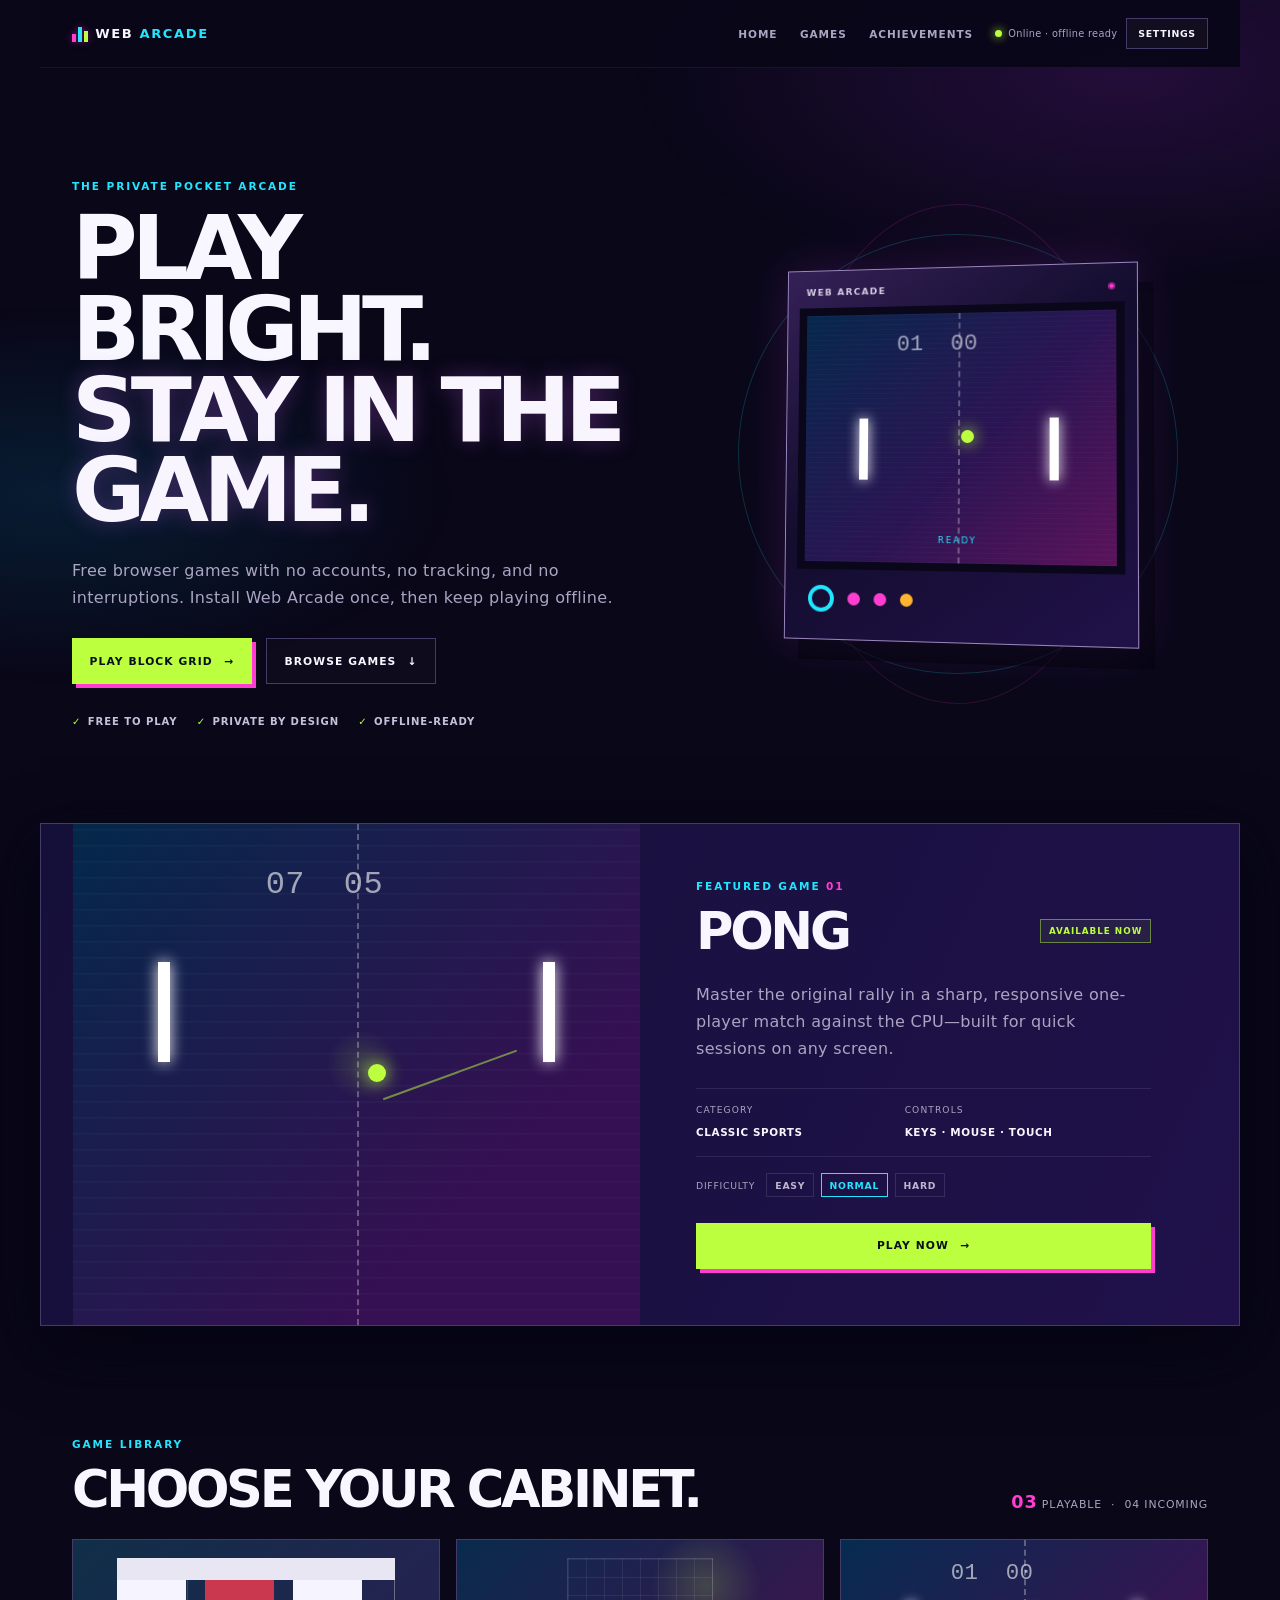
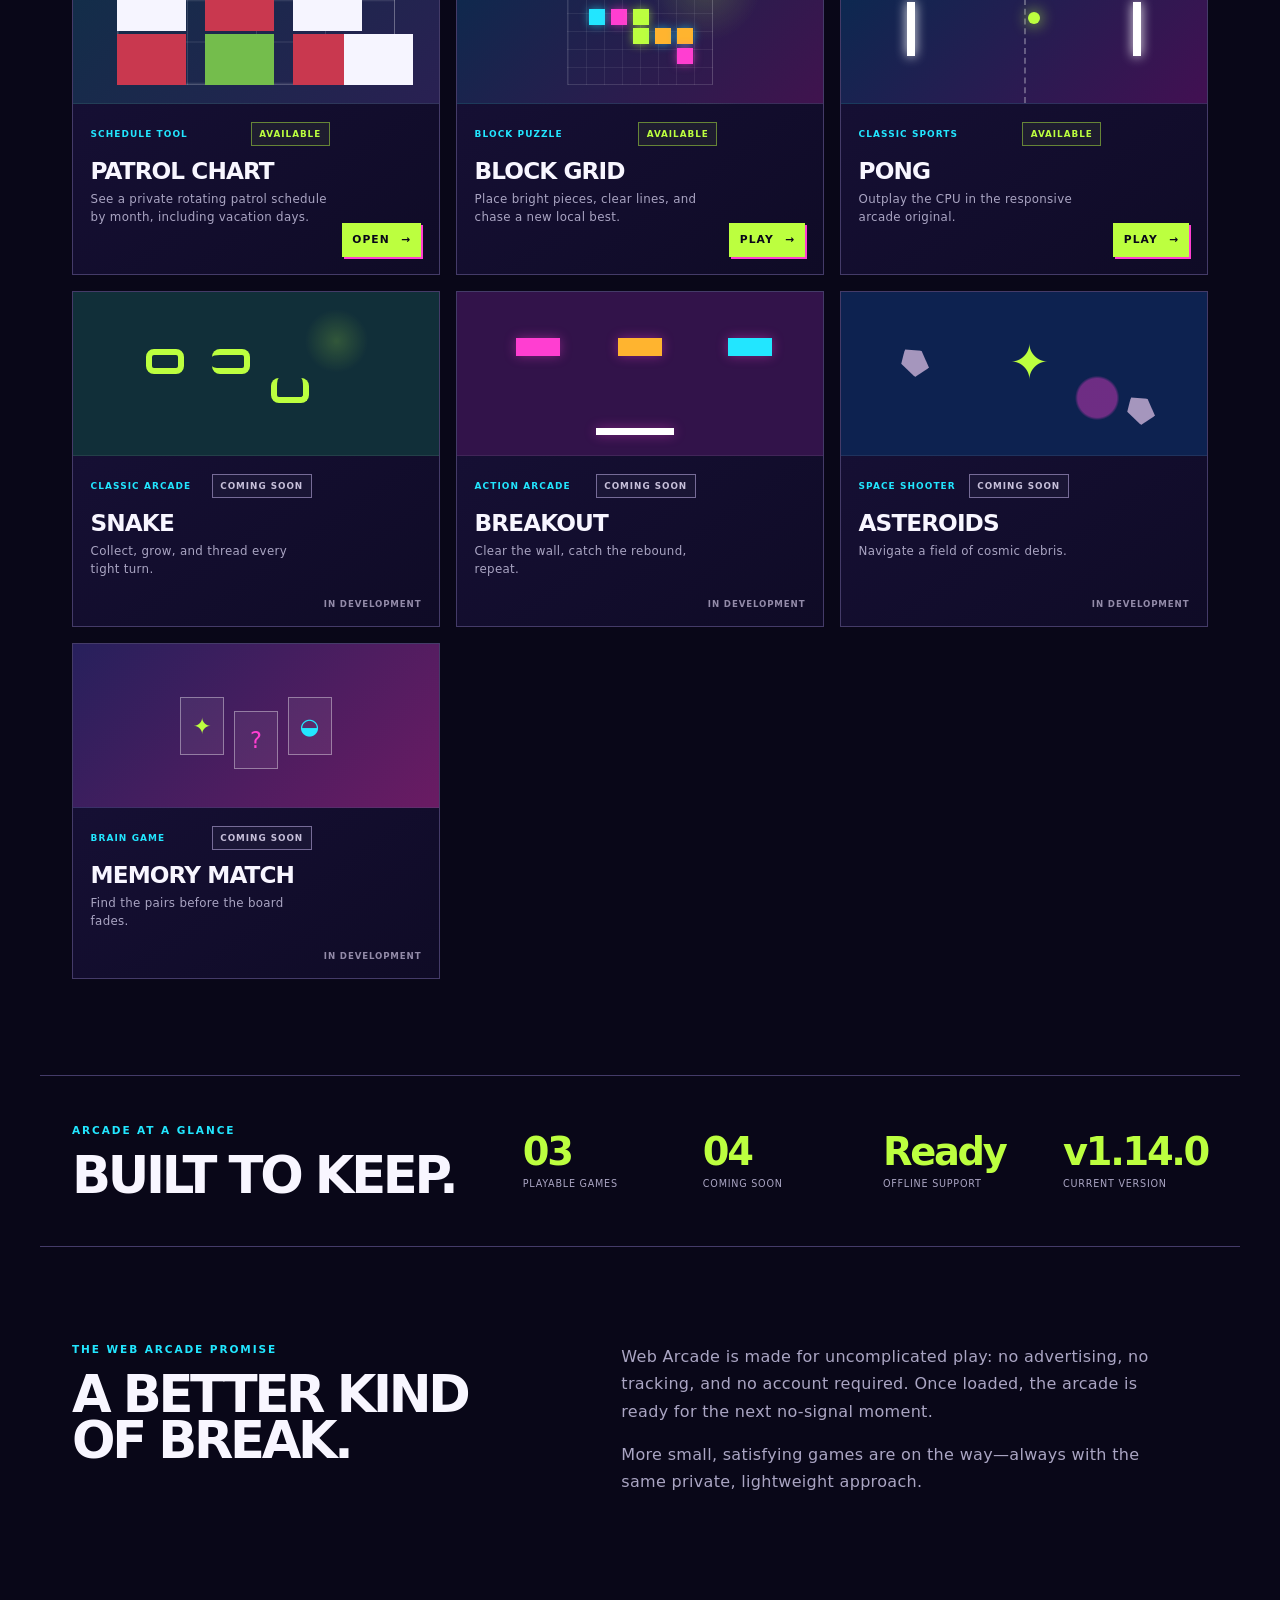
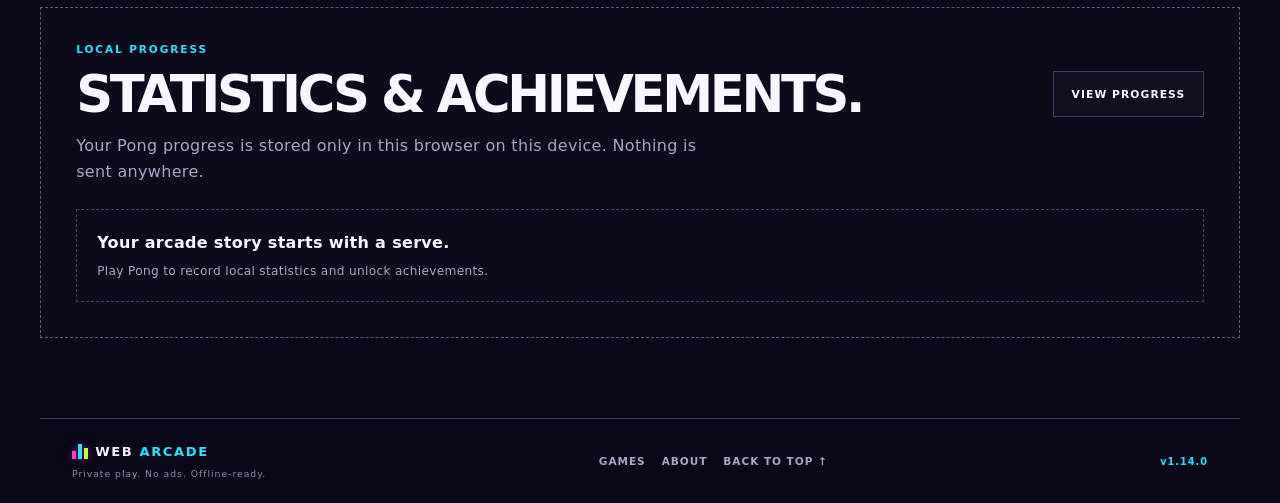
<file: index.html>
<!doctype html>
<html lang="en">
<head>
  <meta charset="utf-8"><meta name="viewport" content="width=device-width, initial-scale=1, viewport-fit=cover"><meta name="theme-color" content="#090718"><meta name="apple-mobile-web-app-capable" content="yes"><meta name="apple-mobile-web-app-status-bar-style" content="black-translucent"><meta name="apple-mobile-web-app-title" content="Web Arcade">
  <meta name="description" content="Web Arcade is a free, private collection of browser games that works offline.">
  <script>try{var s=JSON.parse(localStorage.getItem('webArcade.settings')||'{}');document.documentElement.dataset.theme=s.theme||'arcade-dark'}catch(e){}</script><link rel="manifest" href="manifest.webmanifest"><link rel="icon" href="icons/icon.svg"><link rel="stylesheet" href="shared/arcade.css"><link rel="stylesheet" href="styles.css"><title>Web Arcade · Play anywhere</title>
</head>
<body id="top">
  <div class="sr-status" data-announcements role="status" aria-live="polite" aria-atomic="true"></div>
  <a class="skip-link" href="#games">Skip to game library</a><div class="page-glow" aria-hidden="true"></div>
  <header class="site-header">
    <a class="brand" href="./" aria-label="Web Arcade home"><span class="brand-mark" aria-hidden="true"><i></i><i></i><i></i></span><span>WEB <strong>ARCADE</strong></span></a>
    <nav class="site-nav" aria-label="Primary navigation"><a href="#top">Home</a><a href="#games">Games</a><a href="#achievements">Achievements</a></nav>
    <div class="header-tools"><span class="network-status" data-network-status role="status"><i></i><span>Checking connection…</span></span><button class="settings-button" type="button" data-settings aria-haspopup="dialog">Settings</button><button class="install-button" data-install-app type="button" hidden>Install app</button></div>
  </header>
  <main>
    <section class="hero section-shell" aria-labelledby="hero-title">
      <div class="hero-copy-block reveal"><p class="eyebrow">THE PRIVATE POCKET ARCADE</p><h1 id="hero-title">PLAY BRIGHT.<br><span>STAY IN THE GAME.</span></h1><p>Free browser games with no accounts, no tracking, and no interruptions. Install Web Arcade once, then keep playing offline.</p><div class="hero-actions"><a class="primary-button" href="games/block-grid/">Play Block Grid <span aria-hidden="true">→</span></a><a class="secondary-button" href="#games">Browse games <span aria-hidden="true">↓</span></a></div><ul class="hero-promises" aria-label="Web Arcade benefits"><li>Free to play</li><li>Private by design</li><li>Offline-ready</li></ul></div>
      <div class="hero-art" aria-hidden="true"><div class="arcade-orbit orbit-one"></div><div class="arcade-orbit orbit-two"></div><div class="hero-cabinet"><div class="cabinet-top">WEB ARCADE <span>◉</span></div><div class="cabinet-screen"><span class="cabinet-score">01&nbsp;&nbsp;00</span><i class="cabinet-paddle paddle-one"></i><b></b><i class="cabinet-paddle paddle-two"></i><em>READY</em></div><div class="cabinet-controls"><span></span><i></i><i></i><b></b></div></div></div>
    </section>
    <section class="featured section-shell reveal" aria-labelledby="featured-title">
      <div class="featured-art" aria-hidden="true"><span class="court-line"></span><span class="featured-paddle left"></span><span class="featured-ball"></span><span class="featured-paddle right"></span><span class="featured-score">07&nbsp;&nbsp;05</span><span class="speed-lines"></span></div>
      <div class="featured-content"><p class="eyebrow">FEATURED GAME <span>01</span></p><div class="featured-title"><h2 id="featured-title">Pong</h2><span class="status available">Available now</span></div><p>Master the original rally in a sharp, responsive one-player match against the CPU—built for quick sessions on any screen.</p><div class="feature-details"><div><small>Category</small><strong>Classic sports</strong></div><div><small>Controls</small><strong>Keys · mouse · touch</strong></div></div><div class="difficulty-row" aria-label="Pong difficulty options"><span>Difficulty</span><b>Easy</b><b class="selected">Normal</b><b>Hard</b></div><a class="primary-button" href="games/pong/">Play now <span aria-hidden="true">→</span></a></div>
    </section>
    <section class="games-section section-shell" id="games" aria-labelledby="games-title"><div class="section-heading reveal"><div><p class="eyebrow">GAME LIBRARY</p><h2 id="games-title">Choose your cabinet.</h2></div><p class="library-count"><strong>03</strong> playable <span>·</span> 04 incoming</p></div>
      <div class="game-grid">
        <article class="game-card playable reveal"><div class="card-art patrol-chart-art" aria-hidden="true"><span></span><i></i><i></i><i></i><i></i><i></i><i></i><b></b></div><div class="card-content"><div><div class="card-topline"><p class="tag">SCHEDULE TOOL</p><span class="status available">Available</span></div><h3>Patrol Chart</h3><p>See a private rotating patrol schedule by month, including vacation days.</p></div><a class="play-link" href="games/patrol-chart/" aria-label="Open Patrol Chart">Open <span aria-hidden="true">→</span></a></div></article>
        <article class="game-card playable reveal"><div class="card-art block-grid-art" aria-hidden="true"><i></i><i></i><i></i><i></i><i></i><i></i><i></i></div><div class="card-content"><div><div class="card-topline"><p class="tag">BLOCK PUZZLE</p><span class="status available">Available</span></div><h3>Block Grid</h3><p>Place bright pieces, clear lines, and chase a new local best.</p></div><a class="play-link" href="games/block-grid/" aria-label="Play Block Grid">Play <span aria-hidden="true">→</span></a></div></article>
        <article class="game-card playable reveal"><div class="card-art pong-art" aria-hidden="true"><span class="paddle left"></span><span class="ball"></span><span class="paddle right"></span><span class="score">01&nbsp;&nbsp;00</span></div><div class="card-content"><div><div class="card-topline"><p class="tag">CLASSIC SPORTS</p><span class="status available">Available</span></div><h3>Pong</h3><p>Outplay the CPU in the responsive arcade original.</p></div><a class="play-link" href="games/pong/" aria-label="Play Pong">Play <span aria-hidden="true">→</span></a></div></article>
        <article class="game-card coming snake reveal" aria-label="Snake, coming soon"><div class="card-art snake-art" aria-hidden="true"><span></span><i></i><b></b></div><div class="card-content"><div><div class="card-topline"><p class="tag">CLASSIC ARCADE</p><span class="status soon">Coming soon</span></div><h3>Snake</h3><p>Collect, grow, and thread every tight turn.</p></div><span class="locked">In development</span></div></article>
        <article class="game-card coming breakout reveal" aria-label="Breakout, coming soon"><div class="card-art breakout-art" aria-hidden="true"><span></span><i></i><b></b><em></em></div><div class="card-content"><div><div class="card-topline"><p class="tag">ACTION ARCADE</p><span class="status soon">Coming soon</span></div><h3>Breakout</h3><p>Clear the wall, catch the rebound, repeat.</p></div><span class="locked">In development</span></div></article>
        <article class="game-card coming asteroids reveal" aria-label="Asteroids, coming soon"><div class="card-art asteroids-art" aria-hidden="true"><span>✦</span><i></i><b></b></div><div class="card-content"><div><div class="card-topline"><p class="tag">SPACE SHOOTER</p><span class="status soon">Coming soon</span></div><h3>Asteroids</h3><p>Navigate a field of cosmic debris.</p></div><span class="locked">In development</span></div></article>
        <article class="game-card coming memory reveal" aria-label="Memory Match, coming soon"><div class="card-art memory-art" aria-hidden="true"><span>✦</span><i>?</i><b>◒</b></div><div class="card-content"><div><div class="card-topline"><p class="tag">BRAIN GAME</p><span class="status soon">Coming soon</span></div><h3>Memory Match</h3><p>Find the pairs before the board fades.</p></div><span class="locked">In development</span></div></article>
      </div>
    </section>
    <section class="stats section-shell reveal" aria-labelledby="stats-title"><div><p class="eyebrow">ARCADE AT A GLANCE</p><h2 id="stats-title">Built to keep.</h2></div><dl><div><dt>03</dt><dd>Playable games</dd></div><div><dt>04</dt><dd>Coming soon</dd></div><div><dt>Ready</dt><dd>Offline support</dd></div><div><dt data-version>v1.12.0</dt><dd>Current version</dd></div></dl></section>
    <section class="about section-shell reveal" id="about" aria-labelledby="about-title"><div><p class="eyebrow">THE WEB ARCADE PROMISE</p><h2 id="about-title">A better kind of break.</h2></div><div class="about-copy"><p>Web Arcade is made for uncomplicated play: no advertising, no tracking, and no account required. Once loaded, the arcade is ready for the next no-signal moment.</p><p>More small, satisfying games are on the way—always with the same private, lightweight approach.</p></div></section>
    <section class="achievements section-shell reveal" id="achievements" aria-labelledby="achievements-title"><div class="achievement-heading"><div><p class="eyebrow">LOCAL PROGRESS</p><h2 id="achievements-title">Statistics &amp; achievements.</h2></div><button class="secondary-button" type="button" data-achievements-open aria-haspopup="dialog">View progress</button></div><p class="achievement-intro">Your Pong progress is stored only in this browser on this device. Nothing is sent anywhere.</p><div id="achievement-preview" class="achievement-preview" aria-live="polite"></div></section>
  </main>
  <footer class="site-footer"><div><a class="brand" href="#top" aria-label="Back to top"><span class="brand-mark" aria-hidden="true"><i></i><i></i><i></i></span><span>WEB <strong>ARCADE</strong></span></a><p>Private play. No ads. Offline-ready.</p></div><nav aria-label="Footer navigation"><a href="#games">Games</a><a href="#about">About</a><a href="#top">Back to top ↑</a></nav><span data-version>v1.12.0</span></footer>
  <script src="shared/arcade.js"></script><script src="shared/stats.js"></script><script src="shared/achievements.js"></script><script src="app.js"></script>
</body></html>
</file>
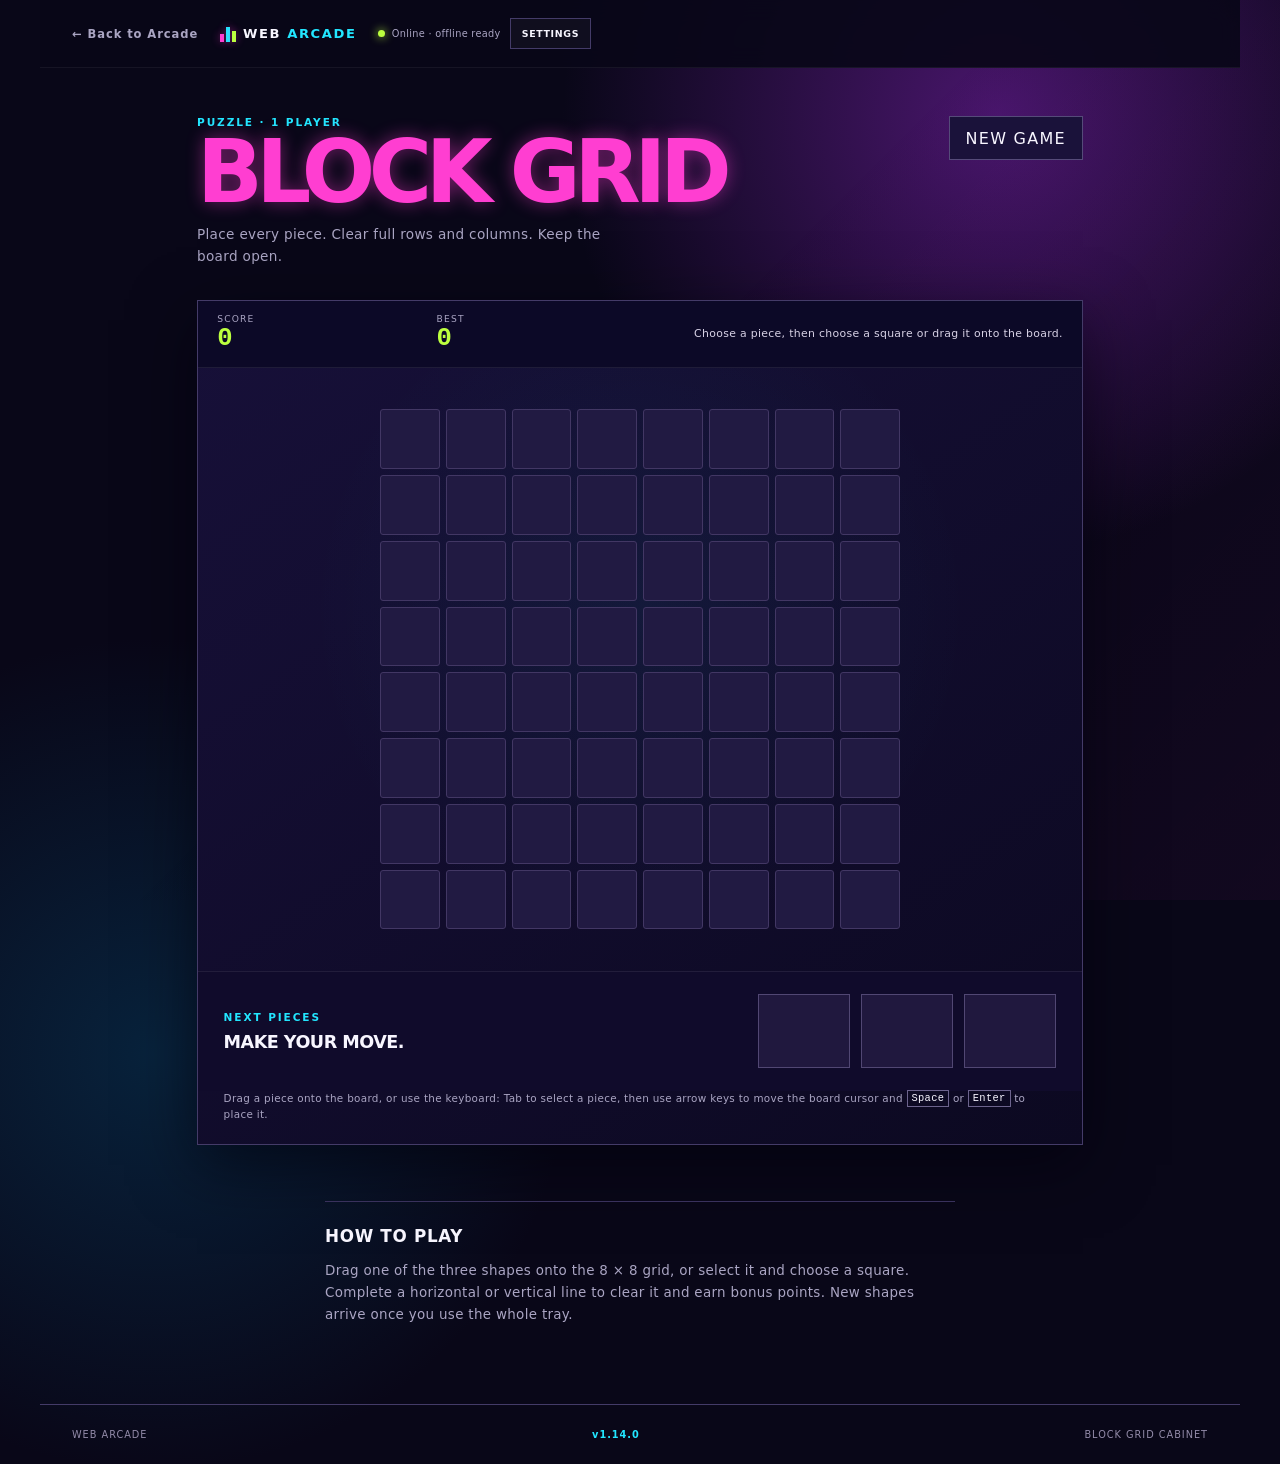
<file: games/block-grid/index.html>
<!doctype html>
<html lang="en"><head><meta charset="utf-8"><meta name="viewport" content="width=device-width, initial-scale=1, viewport-fit=cover"><meta name="theme-color" content="#08051b"><meta name="description" content="Play Block Grid, a satisfying neon block puzzle in Web Arcade."><script>try{var s=JSON.parse(localStorage.getItem('webArcade.settings')||'{}');document.documentElement.dataset.theme=s.theme||'arcade-dark'}catch(e){}</script><link rel="manifest" href="../../manifest.webmanifest" data-service-worker="../../service-worker.js" data-service-worker-scope="../../"><link rel="icon" href="../../icons/icon.svg"><link rel="stylesheet" href="../../shared/arcade.css"><link rel="stylesheet" href="styles.css"><title>Block Grid · Web Arcade</title></head>
<body><div class="sr-status" data-announcements role="status" aria-live="polite" aria-atomic="true"></div><a class="skip-link" href="#game-area">Skip to game</a><div class="page-glow" aria-hidden="true"></div><header class="site-header"><a class="back-link" href="../../">← Back to Arcade</a><a class="brand" href="../../" aria-label="Web Arcade home"><span class="brand-mark" aria-hidden="true"><i></i><i></i><i></i></span><span>WEB <strong>ARCADE</strong></span></a><div class="header-tools"><span class="network-status" data-network-status role="status"><i></i><span>Checking connection…</span></span><button class="settings-button" type="button" data-settings aria-haspopup="dialog">Settings</button><button class="install-button" data-install-app type="button" hidden>Install app</button></div></header>
<main><section class="game-header"><div><p class="eyebrow">PUZZLE · 1 PLAYER</p><h1>BLOCK GRID</h1><p>Place every piece. Clear full rows and columns. Keep the board open.</p></div><button id="restart" class="secondary" type="button">New game</button></section><section id="game-area" class="game-shell" aria-labelledby="game-title"><div class="scorebar"><div><span>Score</span><strong id="score">0</strong></div><div><span>Best</span><strong id="best">0</strong></div><p id="game-title">Choose a piece, then choose a square or drag it onto the board.</p></div><div class="board-wrap"><div id="board" class="board" role="grid" aria-label="8 by 8 Block Grid board"></div></div><section class="tray-panel" aria-labelledby="tray-title"><div><p class="eyebrow">NEXT PIECES</p><h2 id="tray-title">Make your move.</h2></div><div id="tray" class="tray" aria-label="Available block pieces"></div></section><p class="keyboard-help">Drag a piece onto the board, or use the keyboard: Tab to select a piece, then use arrow keys to move the board cursor and <kbd>Space</kbd> or <kbd>Enter</kbd> to place it.</p><div id="overlay" class="overlay" hidden><div><p class="eyebrow">BOARD FULL</p><h2>No more moves.</h2><p id="final-score">You scored 0 points.</p><button id="play-again" class="action" type="button">Play again</button></div></div></section><section class="how-to" aria-labelledby="how-title"><h2 id="how-title">How to play</h2><p>Drag one of the three shapes onto the 8 × 8 grid, or select it and choose a square. Complete a horizontal or vertical line to clear it and earn bonus points. New shapes arrive once you use the whole tray.</p></section></main><footer class="site-footer"><span>WEB ARCADE</span><span data-version>v1.11.6</span><span>BLOCK GRID CABINET</span></footer><script src="../../shared/arcade.js"></script><script src="game.js"></script></body></html>
</file>
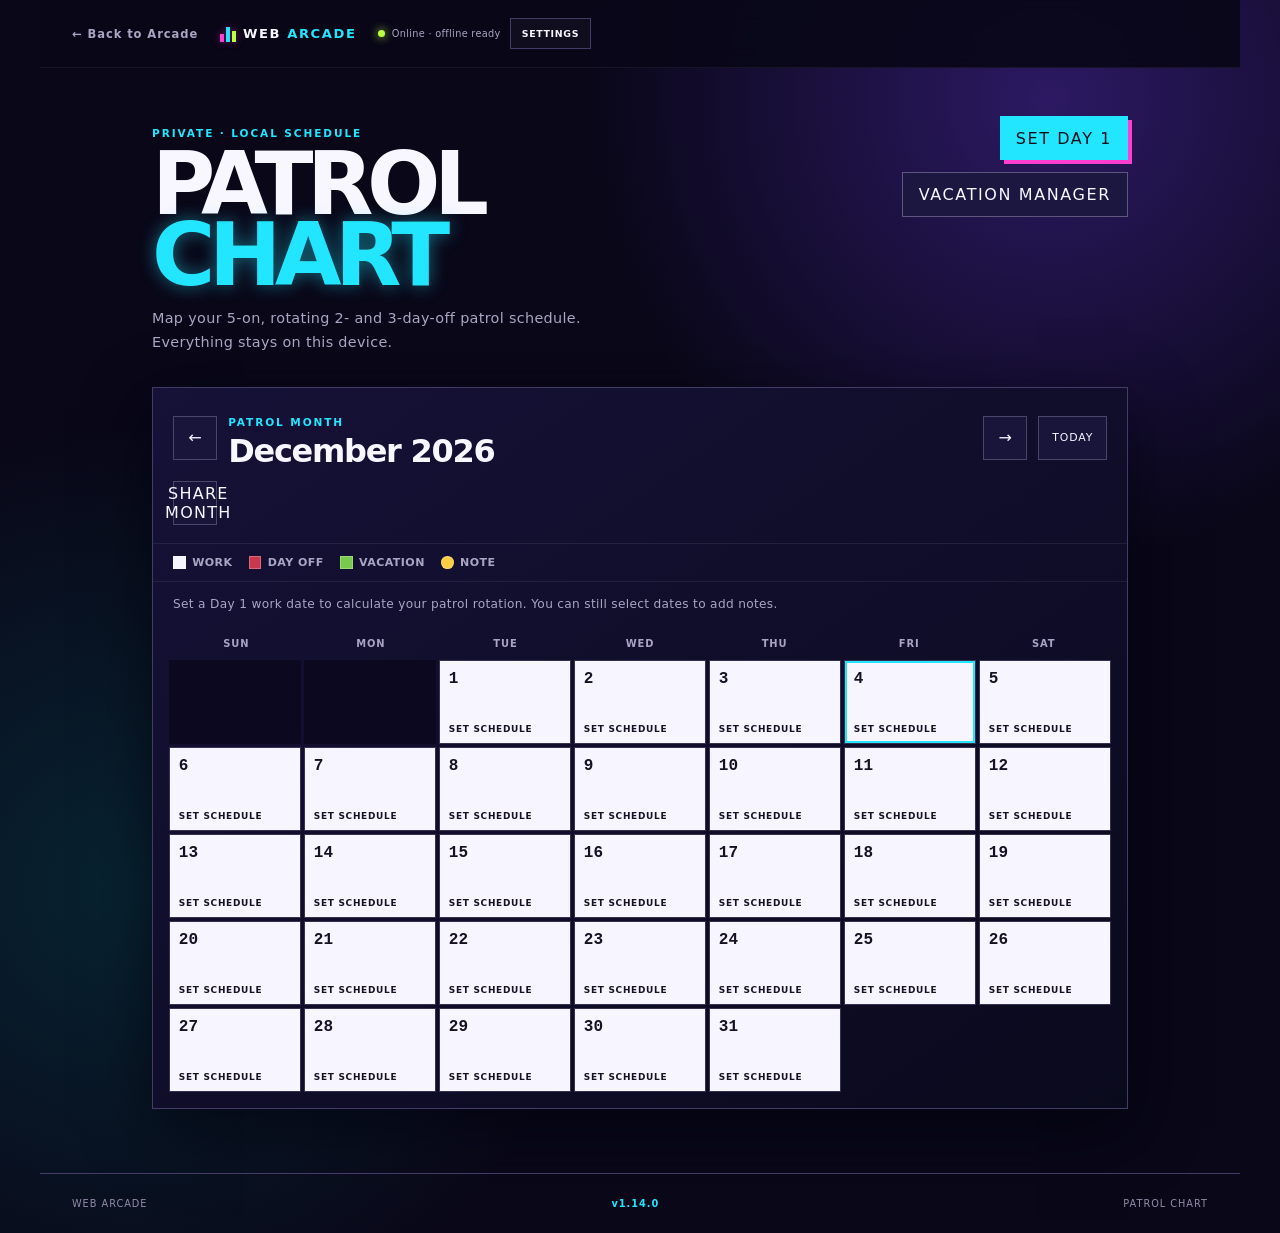
<file: games/patrol-chart/index.html>
<!doctype html>
<html lang="en"><head><meta charset="utf-8"><meta name="viewport" content="width=device-width, initial-scale=1, viewport-fit=cover"><meta name="theme-color" content="#08051b"><meta name="description" content="A private, offline monthly patrol schedule calendar."><script>try{var s=JSON.parse(localStorage.getItem('webArcade.settings')||'{}');document.documentElement.dataset.theme=s.theme||'arcade-dark'}catch(e){}</script><link rel="manifest" href="manifest.webmanifest" data-service-worker="../../service-worker.js" data-service-worker-scope="../../"><link rel="icon" href="../../icons/patrol-chart-text.svg"><link rel="apple-touch-icon" href="../../icons/patrol-chart-text.svg"><link rel="stylesheet" href="../../shared/arcade.css"><link rel="stylesheet" href="styles.css"><title>Patrol Chart · Web Arcade</title></head>
<body><div class="sr-status" data-announcements role="status" aria-live="polite" aria-atomic="true"></div><a class="skip-link" href="#calendar">Skip to calendar</a><div class="page-glow" aria-hidden="true"></div><header class="site-header"><a class="back-link" href="../../">← Back to Arcade</a><a class="brand" href="../../" aria-label="Web Arcade home"><span class="brand-mark" aria-hidden="true"><i></i><i></i><i></i></span><span>WEB <strong>ARCADE</strong></span></a><div class="header-tools"><span class="network-status" data-network-status role="status"><i></i><span>Checking connection…</span></span><button class="settings-button" type="button" data-settings aria-haspopup="dialog">Settings</button><button class="install-button" data-install-app type="button" hidden>Install app</button></div></header>
<main><section class="chart-header"><div><p class="eyebrow">PRIVATE · LOCAL SCHEDULE</p><h1>PATROL <span>CHART</span></h1><p>Map your 5-on, rotating 2- and 3-day-off patrol schedule. Everything stays on this device.</p></div><div class="chart-actions"><button id="schedule-button" class="primary-action" type="button">Set Day 1</button><button id="vacation-button" class="secondary-action" type="button">Vacation manager</button></div></section>
<section class="calendar-shell" id="calendar" aria-labelledby="month-title"><div class="calendar-toolbar"><button id="previous-month" class="month-button" type="button" aria-label="Previous month">←</button><div><p class="eyebrow">PATROL MONTH</p><h2 id="month-title"></h2></div><button id="next-month" class="month-button" type="button" aria-label="Next month">→</button><button id="today-button" class="today-button" type="button">Today</button><button id="share-button" class="share-button" type="button" aria-label="Share a screenshot of this month"><svg viewBox="0 0 32 32" aria-hidden="true"><path d="M5 25c5-8 11-12 20-12M18 6l7 7-7 7"/></svg><span>Share month</span></button></div><div class="legend" aria-label="Schedule legend"><span><i class="work"></i> Work</span><span><i class="off"></i> Day off</span><span><i class="vacation"></i> Vacation</span><span><i class="has-note"></i> Note</span></div><p id="calendar-note" class="calendar-note"></p><div class="weekdays" aria-hidden="true"><span>Sun</span><span>Mon</span><span>Tue</span><span>Wed</span><span>Thu</span><span>Fri</span><span>Sat</span></div><div id="calendar-grid" class="calendar-grid" role="grid" aria-labelledby="month-title"></div></section></main><footer class="site-footer"><span>WEB ARCADE</span><span data-version>v1.14.0</span><span>PATROL CHART</span></footer>
<div id="schedule-modal" class="chart-modal" hidden role="dialog" aria-modal="true" aria-labelledby="schedule-title"><div class="chart-dialog"><header><div><p class="eyebrow">SCHEDULE START</p><h2 id="schedule-title">Set your Day 1</h2></div><button class="modal-close" type="button" data-close-modal="schedule-modal" aria-label="Close">×</button></header><p>Choose a workday that is Day 1. The next five days are workdays, followed by alternating 2- and 3-day breaks.</p><form id="schedule-form"><label>Day 1 work date <input id="anchor-date" type="date" required></label><fieldset><legend>First break after this work block</legend><label><input type="radio" name="first-break" value="2" checked> 2 days off</label><label><input type="radio" name="first-break" value="3"> 3 days off</label></fieldset><button class="save-button" type="submit">Save schedule</button></form></div></div>
<div id="vacation-modal" class="chart-modal" hidden role="dialog" aria-modal="true" aria-labelledby="vacation-title"><div class="chart-dialog"><header><div><p class="eyebrow">TIME AWAY</p><h2 id="vacation-title">Vacation manager</h2></div><button class="modal-close" type="button" data-close-modal="vacation-modal" aria-label="Close">×</button></header><p>Add time away, or edit and delete upcoming vacation days. Regular days off always stay red. Past vacation days remain on your calendar and cannot be changed here.</p><form id="vacation-form"><label>First vacation date <input id="vacation-start" type="date" required></label><label>Last vacation date <input id="vacation-end" type="date" required></label><div class="modal-actions"><button id="cancel-vacation-edit" class="secondary-action" type="button" hidden>Cancel edit</button><button id="save-vacation" class="save-button" type="submit">Add vacation days</button></div></form><section class="vacation-list-section" aria-labelledby="upcoming-vacations-title"><h3 id="upcoming-vacations-title">Upcoming vacation days</h3><div id="vacation-list" class="vacation-list"></div></section></div></div>
<div id="note-modal" class="chart-modal" hidden role="dialog" aria-modal="true" aria-labelledby="note-title"><div class="chart-dialog"><header><div><p class="eyebrow">CALENDAR NOTE</p><h2 id="note-title">Note</h2></div><button class="modal-close" type="button" data-close-modal="note-modal" aria-label="Close">×</button></header><form id="note-form"><label for="note-text">Your note <textarea id="note-text" rows="5" maxlength="500" placeholder="Add a private note for this date."></textarea></label><div class="modal-actions"><button id="delete-note" class="danger-button" type="button">Delete note</button><button class="save-button" type="submit">Save note</button></div></form></div></div>
<script src="../../shared/arcade.js"></script><script src="game.js"></script></body></html>
</file>
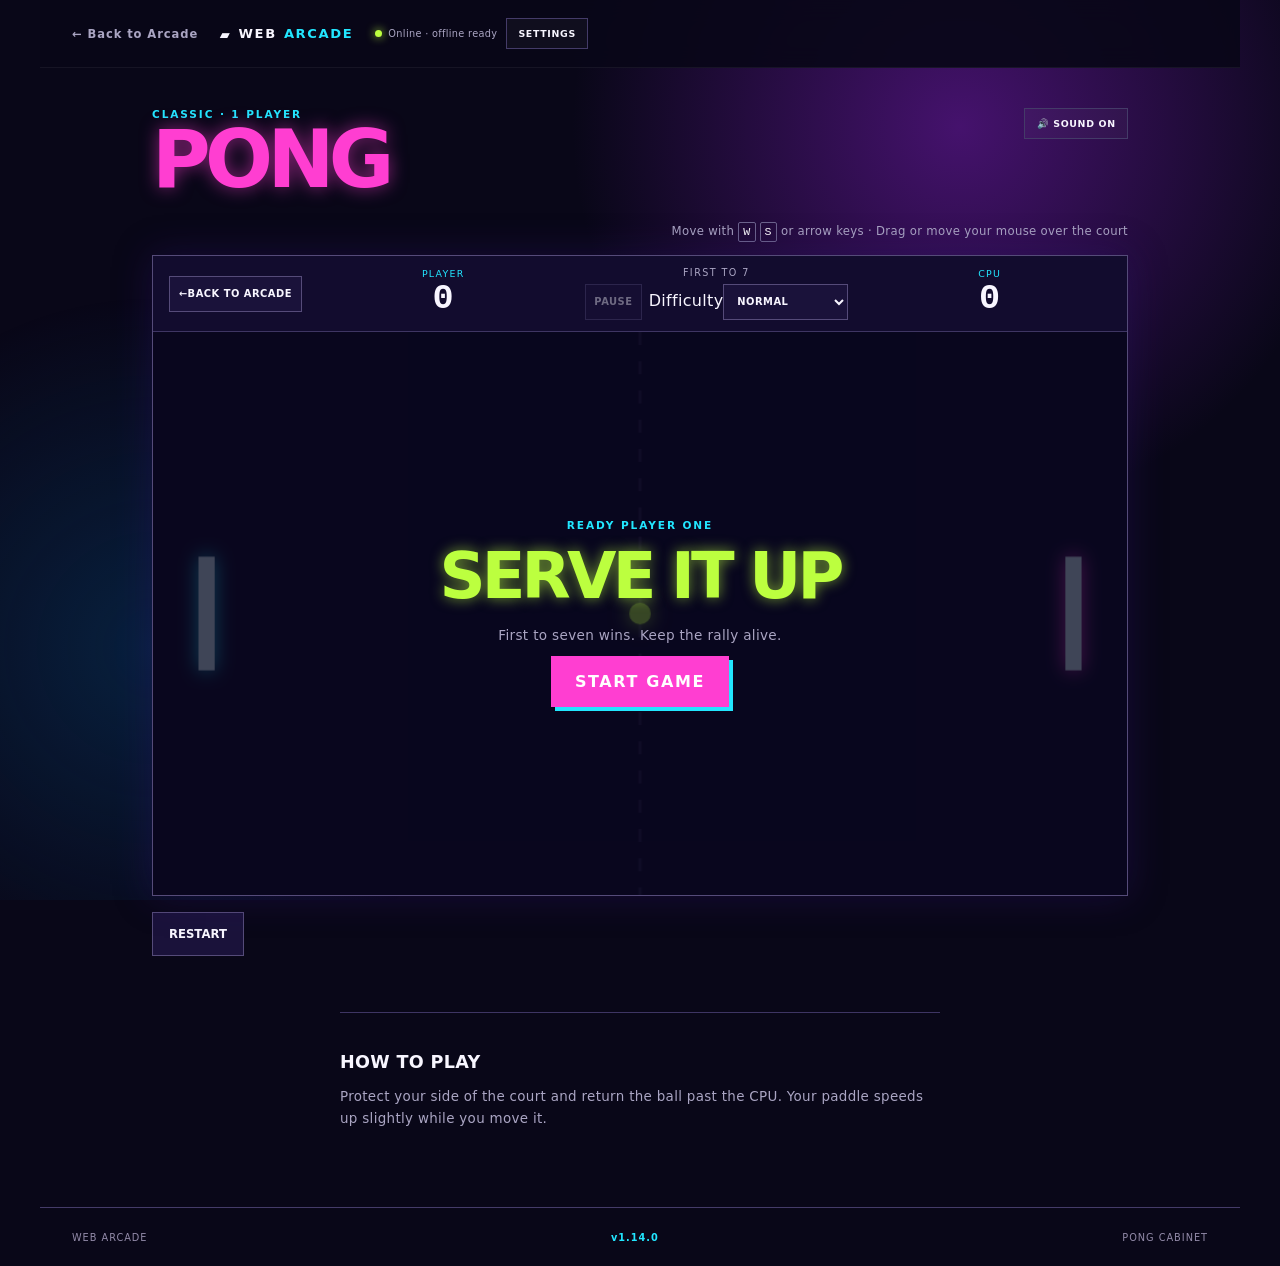
<file: games/pong/index.html>
<!doctype html>
<html lang="en"><head><meta charset="utf-8"><meta name="viewport" content="width=device-width, initial-scale=1, viewport-fit=cover"><meta name="apple-mobile-web-app-capable" content="yes"><meta name="apple-mobile-web-app-status-bar-style" content="black-translucent"><meta name="apple-mobile-web-app-title" content="Pong"><meta name="theme-color" content="#08051b"><meta name="description" content="Play Pong in Web Arcade."><script>try{var s=JSON.parse(localStorage.getItem('webArcade.settings')||'{}');document.documentElement.dataset.theme=s.theme||'arcade-dark'}catch(e){}</script><link rel="manifest" href="manifest.webmanifest" data-service-worker="../../service-worker.js" data-service-worker-scope="../../"><link rel="icon" href="../../icons/icon.svg"><link rel="stylesheet" href="../../shared/arcade.css"><link rel="stylesheet" href="styles.css"><title>Pong · Web Arcade</title></head>
<body><div class="sr-status" data-announcements role="status" aria-live="polite" aria-atomic="true"></div><a class="skip-link" href="#game-area">Skip to game</a><div class="page-glow" aria-hidden="true"></div><header class="site-header"><a class="back-link" href="../../">← Back to Arcade</a><a class="brand" href="../../" aria-label="Web Arcade home"><span class="brand-mark">▰</span>WEB <strong>ARCADE</strong></a><div class="header-tools"><span class="network-status" data-network-status role="status"><i></i><span>Checking connection…</span></span><button class="settings-button" type="button" data-settings aria-haspopup="dialog">Settings</button><button class="install-button" data-install-app type="button" hidden>Install app</button></div></header><main><section class="game-header"><div><p class="eyebrow">CLASSIC · 1 PLAYER</p><h1>PONG</h1></div><button id="mute" class="sound-toggle" data-global-mute type="button" aria-pressed="false" aria-label="Toggle game sound">🔊 <span>Sound on</span></button></section><section class="controls-panel" aria-label="Game instructions"><p id="instruction">Move with <kbd>W</kbd> <kbd>S</kbd> or arrow keys · Drag or move your mouse over the court</p></section><section id="game-area" class="game-shell" aria-label="Pong game"><div class="scoreboard" aria-live="polite"><a class="scoreboard-control arcade-menu" href="../../">← <span>Back to Arcade</span></a><div class="score"><span>PLAYER</span><strong id="player-score">0</strong></div><div class="scoreboard-center"><p>FIRST TO 7</p><div class="scoreboard-actions" aria-label="Game controls"><button id="pause" class="scoreboard-control" type="button" disabled>Pause</button><label class="scoreboard-difficulty" for="difficulty"><span class="sr-only">Difficulty</span><select id="difficulty" name="difficulty" aria-label="Difficulty"><option value="easy">Easy</option><option value="normal">Normal</option><option value="hard">Hard</option></select></label></div></div><div class="score"><span>CPU</span><strong id="cpu-score">0</strong></div></div><canvas id="pong" width="900" height="520" aria-label="Pong court. Use W and S or arrow keys to move the left paddle.">Your browser needs canvas support to play Pong.</canvas><div id="overlay" class="overlay"><div><p class="eyebrow">READY PLAYER ONE</p><h2 id="overlay-title">SERVE IT UP</h2><p id="overlay-copy">First to seven wins. Keep the rally alive.</p><button id="main-action" class="action" type="button">Start game</button></div></div></section><div class="game-actions"><button id="restart" class="secondary" type="button">Restart</button></div><section class="how-to" aria-labelledby="how-title"><h2 id="how-title">How to play</h2><p>Protect your side of the court and return the ball past the CPU. Your paddle speeds up slightly while you move it.</p></section></main><footer class="site-footer"><span>WEB ARCADE</span><span data-version>v1.10.1</span><span>PONG CABINET</span></footer><aside class="orientation-prompt" aria-live="assertive" aria-label="Landscape play required"><div aria-hidden="true" class="phone-rotation">▯</div><p class="eyebrow">PONG PLAYS WIDE</p><h2>Rotate your phone</h2><p>Turn your device sideways to start the full-screen court and use touch directly on the paddle side of the court.</p><a class="action orientation-back" href="../../">Back to Arcade</a></aside><script src="../../shared/arcade.js"></script><script src="../../shared/stats.js"></script><script src="../../shared/achievements.js"></script><script src="game.js"></script></body></html>
</file>
<file: shared/arcade.css>
:root{--arcade-bg:#090718;--arcade-panel:#151033;--arcade-text:#f8f6ff;--arcade-muted:#aaa5c3;--arcade-line:#443b68;--arcade-cyan:#22e6ff;--arcade-pink:#ff3ed1;--arcade-lime:#bcff3f;--arcade-orange:#ffb42f}html[data-theme="midnight"]{--arcade-bg:#030712;--arcade-panel:#0b1730;--arcade-text:#eff6ff;--arcade-muted:#aab8d2;--arcade-line:#34506f;--arcade-cyan:#6ee7ff;--arcade-pink:#9d7bff;--arcade-lime:#78f0bd;--arcade-orange:#fbbf24}html[data-theme="high-contrast"]{--arcade-bg:#000;--arcade-panel:#090909;--arcade-text:#fff;--arcade-muted:#e4e4e4;--arcade-line:#fff;--arcade-cyan:#00e5ff;--arcade-pink:#ff4dde;--arcade-lime:#d7ff00;--arcade-orange:#ffbf00}*{box-sizing:border-box}html{scroll-behavior:smooth}body{min-width:320px;margin:0;color:var(--arcade-text);background:var(--arcade-bg);font-family:Inter,ui-sans-serif,system-ui,-apple-system,BlinkMacSystemFont,"Segoe UI",sans-serif;letter-spacing:.02em}button,input,select{font:inherit}a:focus-visible,button:focus-visible,input:focus-visible,select:focus-visible{outline:3px solid var(--arcade-lime);outline-offset:4px}.skip-link{position:absolute;left:1rem;top:-4rem;background:#fff;color:#000;padding:.75rem;font-weight:bold;z-index:20}.skip-link:focus{top:1rem}.site-header{position:sticky;top:0;z-index:20;max-width:1200px;margin:auto;padding:1.15rem 2rem;display:flex;align-items:center;gap:1.35rem;border-bottom:1px solid #ffffff0e;background:color-mix(in srgb,var(--arcade-bg) 92%,transparent);backdrop-filter:blur(12px)}.brand{display:inline-flex;align-items:center;gap:.45rem;color:var(--arcade-text);text-decoration:none;font-weight:850;letter-spacing:.12em;font-size:.82rem;white-space:nowrap}.brand strong{color:var(--arcade-cyan)}.brand-mark{display:flex;align-items:end;gap:2px;height:16px}.brand-mark i{display:block;width:4px;background:var(--arcade-pink);box-shadow:0 0 9px #ff3ed177}.brand-mark i:nth-child(1){height:8px}.brand-mark i:nth-child(2){height:15px;background:var(--arcade-cyan)}.brand-mark i:nth-child(3){height:11px;background:var(--arcade-lime)}.site-nav{display:flex;gap:1.4rem;margin-left:auto}.site-nav a,.site-footer nav a{color:var(--arcade-muted);text-decoration:none;font-size:.66rem;font-weight:800;letter-spacing:.09em;text-transform:uppercase}.site-nav a:hover,.site-nav a:focus-visible,.site-footer nav a:hover,.site-footer nav a:focus-visible,.back-link:hover,.back-link:focus-visible{color:var(--arcade-cyan)}.header-tools{display:flex;align-items:center;gap:.55rem}.network-status{display:flex;align-items:center;gap:.4rem;color:var(--arcade-muted);font-size:.61rem;white-space:nowrap}.network-status i{width:.45rem;height:.45rem;border-radius:50%;background:var(--arcade-lime);box-shadow:0 0 10px var(--arcade-lime)}.network-status.is-offline i{background:var(--arcade-orange);box-shadow:0 0 10px var(--arcade-orange)}.install-button,.sound-toggle,.settings-button{border:1px solid var(--arcade-line);background:#ffffff08;color:var(--arcade-text);padding:.55rem .7rem;font-size:.59rem;cursor:pointer;text-transform:uppercase;font-weight:800;letter-spacing:.07em}.install-button:hover,.sound-toggle:hover,.settings-button:hover{border-color:var(--arcade-cyan);color:var(--arcade-cyan)}.back-link{color:var(--arcade-muted);text-decoration:none;font-size:.72rem;font-weight:bold;letter-spacing:.08em}.site-footer{max-width:1200px;margin:auto;border-top:1px solid var(--arcade-line);padding:1.5rem 2rem;display:flex;align-items:center;justify-content:space-between;gap:1rem;color:#938ba9;font-size:.61rem;letter-spacing:.1em}.site-footer p{margin:.45rem 0 0;font-size:.58rem}.site-footer nav{display:flex;gap:1rem}.site-footer>[data-version]{color:var(--arcade-cyan);font-weight:800}.modal-open{overflow:hidden}.settings-modal{position:fixed;z-index:100;inset:0;display:grid;place-items:center;padding:1rem;background:#000b}.settings-modal[hidden]{display:none}.settings-dialog{width:min(690px,100%);max-height:min(760px,calc(100vh - 2rem));overflow:auto;background:var(--arcade-panel);border:1px solid var(--arcade-line);box-shadow:0 24px 80px #000}.settings-dialog>header{display:flex;justify-content:space-between;align-items:flex-start;padding:1.4rem 1.5rem;border-bottom:1px solid var(--arcade-line)}.settings-kicker{color:var(--arcade-cyan);font-size:.6rem;font-weight:900;letter-spacing:.16em;margin:0 0 .35rem}.settings-dialog h2,.settings-dialog h3{margin:0;text-transform:uppercase}.settings-dialog h2{font-size:1.7rem;letter-spacing:-.05em}.settings-dialog h3{font-size:.75rem;letter-spacing:.1em;color:var(--arcade-cyan);margin-bottom:.8rem}.settings-close{border:1px solid var(--arcade-line);background:transparent;color:var(--arcade-text);font-size:1.6rem;line-height:1;width:2rem;height:2rem;cursor:pointer}.settings-content{padding:0 1.5rem 1.4rem}.settings-content section{padding:1.1rem 0;border-bottom:1px solid var(--arcade-line)}.settings-content section:last-child{border:0}.settings-content label{display:block;font-size:.76rem;font-weight:700;margin:.65rem 0 .35rem}.setting-switch{display:flex!important;align-items:center;gap:.6rem}.setting-switch input{width:1rem;height:1rem}.settings-content input[type=range],.settings-content select{width:100%;accent-color:var(--arcade-cyan)}.settings-content select{padding:.55rem;background:var(--arcade-bg);border:1px solid var(--arcade-line);color:var(--arcade-text)}output{float:right;color:var(--arcade-cyan)}.setting-help{margin:.5rem 0;color:var(--arcade-muted);font-size:.7rem;line-height:1.5}.settings-actions{display:flex;gap:.6rem;flex-wrap:wrap}.settings-actions button,#settings-install{border:1px solid var(--arcade-line);background:transparent;color:var(--arcade-text);padding:.6rem .75rem;cursor:pointer;font-size:.7rem;font-weight:800}.settings-actions .danger{border-color:var(--arcade-pink);color:var(--arcade-pink)}.app-info{display:grid;grid-template-columns:repeat(3,1fr);gap:.7rem;margin:.5rem 0 1rem}.app-info div{padding:.6rem;background:#ffffff08}.app-info dt{font-size:.58rem;color:var(--arcade-muted);text-transform:uppercase}.app-info dd{margin:.25rem 0 0;font-size:.68rem;font-weight:700}@media (prefers-reduced-motion:reduce){html:not([data-motion="full"]){scroll-behavior:auto}html:not([data-motion="full"]) *,html:not([data-motion="full"]) *::before,html:not([data-motion="full"]) *::after{transition-duration:.01ms!important;animation-duration:.01ms!important}}html[data-motion="reduced"] *,html[data-motion="reduced"] *::before,html[data-motion="reduced"] *::after,html[data-motion="off"] *,html[data-motion="off"] *::before,html[data-motion="off"] *::after{scroll-behavior:auto!important;transition-duration:.01ms!important;animation-duration:.01ms!important}@media(max-width:700px){.site-header{padding:1rem 1.1rem;gap:.7rem;flex-wrap:wrap}.site-nav{order:3;width:100%;margin:0;justify-content:space-between;gap:.5rem}.header-tools{margin-left:auto}.network-status span{display:none}.site-footer{align-items:flex-start;flex-direction:column;padding:1.4rem 1.1rem}.site-footer nav{order:3}.back-link{order:3;width:100%}.settings-dialog>header,.settings-content{padding-left:1rem;padding-right:1rem}.app-info{grid-template-columns:1fr}.settings-actions button{width:100%}}
/* Theme-aware colors consumed by the Pong canvas. */
:root{--arcade-court:#0b0923;--arcade-court-flash:#17103d;--arcade-paddle:#dffcff}
html[data-theme="midnight"]{--arcade-court:#071326;--arcade-court-flash:#102c50;--arcade-paddle:#e4f6ff}
html[data-theme="high-contrast"]{--arcade-court:#000;--arcade-court-flash:#242424;--arcade-paddle:#fff}
.achievement-modal{position:fixed;z-index:100;inset:0;display:grid;place-items:center;padding:1rem;background:#000b}.achievement-modal[hidden]{display:none}.achievement-dialog{width:min(860px,100%);max-height:calc(100vh - 2rem);overflow:auto;background:var(--arcade-panel);border:1px solid var(--arcade-line);box-shadow:0 24px 80px #000}.achievement-dialog>header{display:flex;justify-content:space-between;align-items:flex-start;padding:1.4rem 1.5rem;border-bottom:1px solid var(--arcade-line)}.achievement-dialog h2{margin:0;text-transform:uppercase;font-size:1.7rem;letter-spacing:-.05em}.achievement-content{padding:1.4rem 1.5rem}.local-note,.stats-detail{color:var(--arcade-muted);font-size:.72rem;line-height:1.6}.achievement-toast{position:fixed;z-index:110;right:1rem;bottom:1rem;width:min(350px,calc(100% - 2rem));padding:1rem;background:var(--arcade-panel);border:1px solid var(--arcade-lime);box-shadow:0 12px 35px #000;color:var(--arcade-text)}.achievement-toast strong{display:block;color:var(--arcade-lime);font-size:.7rem;text-transform:uppercase;letter-spacing:.1em}.achievement-toast span{display:block;margin-top:.3rem;font-size:.8rem}.achievement-toast.is-visible{animation:toast-in .3s ease both}@keyframes toast-in{from{opacity:0;transform:translateY(12px)}to{opacity:1;transform:none}}@media(max-width:700px){.achievement-dialog>header,.achievement-content{padding-left:1rem;padding-right:1rem}}
/* Phase 1 mobile, accessibility, and PWA polish. */
html{overflow-x:hidden}body{overflow-x:hidden;padding-left:env(safe-area-inset-left);padding-right:env(safe-area-inset-right)}.site-header{padding-top:max(1.15rem,env(safe-area-inset-top))}.site-footer{padding-bottom:max(1.5rem,env(safe-area-inset-bottom))}.sr-status{position:fixed;width:1px;height:1px;padding:0;margin:-1px;overflow:hidden;clip:rect(0,0,0,0);white-space:nowrap;border:0}.update-notice{position:fixed;z-index:90;right:max(1rem,env(safe-area-inset-right));bottom:max(1rem,env(safe-area-inset-bottom));display:flex;align-items:center;gap:1rem;max-width:calc(100% - 2rem);padding:.75rem;background:var(--arcade-panel);border:1px solid var(--arcade-cyan);box-shadow:0 12px 34px #000;color:var(--arcade-text);font-size:.75rem;font-weight:800}.update-notice div{display:flex;gap:.4rem}.update-notice button{min-height:44px;border:1px solid var(--arcade-line);background:transparent;color:var(--arcade-text);padding:.45rem .7rem;cursor:pointer;font-weight:800}.update-notice [data-update]{background:var(--arcade-lime);color:#091019;border-color:var(--arcade-lime)}.network-status.is-offline{color:var(--arcade-orange)}
@media(max-width:700px){.site-header{padding-left:max(1.1rem,env(safe-area-inset-left));padding-right:max(1.1rem,env(safe-area-inset-right))}.header-tools{gap:.4rem}.settings-button,.install-button{min-height:44px}.settings-modal,.achievement-modal{padding:max(1rem,env(safe-area-inset-top)) max(1rem,env(safe-area-inset-right)) max(1rem,env(safe-area-inset-bottom)) max(1rem,env(safe-area-inset-left))}.settings-dialog,.achievement-dialog{max-height:calc(100dvh - 2rem)}.update-notice{left:1rem;right:1rem;bottom:max(1rem,env(safe-area-inset-bottom));justify-content:space-between}.site-footer{padding-left:max(1.1rem,env(safe-area-inset-left));padding-right:max(1.1rem,env(safe-area-inset-right))}}
@media(max-width:390px){.brand{font-size:.72rem}.site-nav{font-size:.58rem}.header-tools{width:100%;justify-content:flex-end}.update-notice{align-items:flex-start;flex-direction:column;gap:.5rem}.update-notice div{width:100%}.update-notice button{flex:1}}
</file>
<file: styles.css>
:root{--shadow:0 20px 60px #03020d88}.page-glow{position:fixed;inset:0;z-index:-2;pointer-events:none;background:radial-gradient(ellipse 55% 35% at 88% 8%,#7924a73d,transparent 70%),radial-gradient(ellipse 45% 30% at 4% 55%,#0089b42b,transparent 70%)}.section-shell{max-width:1200px;margin-inline:auto;padding-inline:2rem}.hero{min-height:650px;padding-top:7rem;padding-bottom:6rem;display:grid;grid-template-columns:1.08fr .92fr;gap:3rem;align-items:center}.eyebrow{margin:0 0 1rem;color:var(--arcade-cyan);font-size:.66rem;font-weight:800;letter-spacing:.18em}.hero h1,.section-heading h2,.featured h2,.stats h2,.about h2,.achievements h2{margin:0;text-transform:uppercase;letter-spacing:-.065em;line-height:.9}.hero h1{font-size:clamp(3.5rem,7vw,6.85rem);max-width:760px}.hero h1 span{color:#f8f5ff;text-shadow:0 0 22px #b555e04f}.hero-copy-block>p:not(.eyebrow),.featured-content>p:not(.eyebrow),.about-copy p,.achievements>p:last-child{color:var(--arcade-muted);line-height:1.7;max-width:550px;margin:1.65rem 0}.hero-actions{display:flex;gap:.9rem;align-items:center;flex-wrap:wrap}.primary-button,.secondary-button,.play-link{min-height:46px;display:inline-flex;align-items:center;justify-content:center;gap:.7rem;padding:.85rem 1.1rem;text-decoration:none;text-transform:uppercase;font-size:.67rem;letter-spacing:.1em;font-weight:900;transition:transform .18s ease,box-shadow .18s ease,border-color .18s ease}.primary-button{background:var(--arcade-lime);color:#091019;box-shadow:4px 4px 0 var(--arcade-pink)}.primary-button:hover,.primary-button:focus-visible{transform:translate(2px,2px);box-shadow:2px 2px 0 var(--arcade-pink)}.secondary-button{color:var(--arcade-text);border:1px solid var(--arcade-line);background:#ffffff05}.secondary-button:hover,.secondary-button:focus-visible{border-color:var(--arcade-cyan);background:#22e6ff0d}.hero-promises{display:flex;gap:1.2rem;flex-wrap:wrap;list-style:none;padding:0;margin:2rem 0 0;color:#c7c0dc;font-size:.63rem;font-weight:bold;letter-spacing:.09em;text-transform:uppercase}.hero-promises li:before{content:'✓';color:var(--arcade-lime);margin-right:.4rem}.hero-art{position:relative;min-height:400px;display:grid;place-items:center}.arcade-orbit{position:absolute;border:1px solid #22e6ff2e;border-radius:50%;animation:drift 7s ease-in-out infinite}.orbit-one{width:440px;height:440px;transform:rotate(-18deg)}.orbit-two{width:330px;height:500px;border-color:#ff3ed126;animation-delay:-3s}.hero-cabinet{z-index:1;width:min(355px,82vw);padding:12px;border:1px solid #9a86bf;background:linear-gradient(145deg,#342056,#130d2e 45%,#211149);box-shadow:15px 20px 0 #03020d80,0 0 45px #a42ed133;transform:perspective(800px) rotateY(-7deg) rotateX(2deg);animation:float 5s ease-in-out infinite}.cabinet-top{font-size:.59rem;letter-spacing:.14em;font-weight:900;color:#d4cce5;padding:4px 7px 11px}.cabinet-top span{float:right;color:var(--arcade-pink)}.cabinet-screen{height:267px;position:relative;overflow:hidden;border:8px solid #090719;background:linear-gradient(135deg,#06284d,#2b1453 55%,#5b135a)}.cabinet-screen:before,.court-line,.pong-art:before{content:"";position:absolute;left:50%;top:0;height:100%;border-left:2px dashed #ffffff4a}.cabinet-screen:after{content:"";position:absolute;inset:0;background:repeating-linear-gradient(0deg,#ffffff06 0 1px,transparent 1px 5px)}.cabinet-score,.featured-score,.score{position:absolute;z-index:1;font:1.4rem ui-monospace,monospace;color:#fff9}.cabinet-score{top:18px;left:30%}.cabinet-paddle{position:absolute;z-index:1;top:106px;width:9px;height:62px;background:#fff;box-shadow:0 0 13px #fff}.paddle-one{left:18%}.paddle-two{right:18%}.cabinet-screen b{position:absolute;z-index:1;width:13px;height:13px;left:51%;top:47%;border-radius:50%;background:var(--arcade-lime);box-shadow:0 0 16px var(--arcade-lime);animation:ball-pulse 1.8s ease-in-out infinite}.cabinet-screen em{position:absolute;z-index:1;bottom:18px;left:0;right:0;text-align:center;font-size:.55rem;letter-spacing:.22em;font-style:normal;color:var(--arcade-cyan)}.cabinet-controls{height:58px;display:flex;align-items:center;gap:14px;padding:0 12px}.cabinet-controls span{width:27px;height:27px;border:4px solid var(--arcade-cyan);border-radius:50%}.cabinet-controls i,.cabinet-controls b{width:13px;height:13px;border-radius:50%;background:var(--arcade-pink)}.cabinet-controls b{background:var(--arcade-orange)}.featured{display:grid;grid-template-columns:1fr 1fr;border:1px solid var(--arcade-line);background:linear-gradient(115deg,#151039,#20114a);box-shadow:var(--shadow)}.featured-art{min-height:370px;position:relative;overflow:hidden;background:radial-gradient(circle at 51% 48%,#bcff3f25,transparent 9%),linear-gradient(135deg,#03284a,#351052 72%)}.featured-art:after{content:"";position:absolute;inset:0;background:repeating-linear-gradient(0deg,transparent 0 14px,#ffffff08 15px 16px)}.court-line{z-index:1}.featured-paddle{position:absolute;z-index:1;top:138px;width:12px;height:100px;background:#fff;box-shadow:0 0 15px #fff}.featured-paddle.left{left:15%}.featured-paddle.right{right:15%}.featured-ball{position:absolute;z-index:1;left:52%;top:48%;width:18px;height:18px;border-radius:50%;background:var(--arcade-lime);box-shadow:0 0 18px var(--arcade-lime)}.featured-score{top:42px;left:34%;font-size:2rem}.speed-lines{position:absolute;left:54%;top:50%;height:2px;width:25%;background:#bcff3f80;transform:rotate(-20deg)}.featured-content{padding:3.5rem;display:flex;flex-direction:column;justify-content:center}.featured-content .eyebrow span{color:var(--arcade-pink)}.featured-title,.card-topline{display:flex;align-items:center;justify-content:space-between;gap:.8rem}.featured h2,.section-heading h2,.stats h2,.about h2,.achievements h2{font-size:clamp(2.1rem,4vw,3.55rem)}.status{border:1px solid;font-size:.55rem;letter-spacing:.11em;font-weight:900;text-transform:uppercase;white-space:nowrap;padding:.38rem .48rem}.status.available{border-color:#bcff3f75;background:#bcff3f10;color:var(--arcade-lime)}.status.soon{border-color:#766b97;color:#c7c0da;background:#ffffff08}.feature-details{display:grid;grid-template-columns:1fr 1.3fr;gap:1.2rem;border-block:1px solid #ffffff17;padding:1rem 0;margin:0 0 1rem}.feature-details small{display:block;color:var(--arcade-muted);font-size:.57rem;text-transform:uppercase;letter-spacing:.12em;margin-bottom:.35rem}.feature-details strong{font-size:.65rem;text-transform:uppercase;letter-spacing:.06em}.difficulty-row{display:flex;align-items:center;gap:.4rem;flex-wrap:wrap;margin-bottom:1.6rem;font-size:.58rem;text-transform:uppercase;letter-spacing:.08em}.difficulty-row>span{color:var(--arcade-muted);margin-right:.3rem}.difficulty-row b{padding:.35rem .5rem;border:1px solid #ffffff1e;color:#bdb6ce}.difficulty-row .selected{border-color:var(--arcade-cyan);color:var(--arcade-cyan)}.games-section{padding-top:7rem;padding-bottom:6rem}.section-heading{display:flex;align-items:end;justify-content:space-between;gap:1rem;margin-bottom:1.7rem}.library-count{margin:0;color:var(--arcade-muted);font-size:.68rem;text-transform:uppercase;letter-spacing:.08em}.library-count strong{color:var(--arcade-pink);font-size:1.1rem}.library-count span{margin:0 .3rem}.game-grid{display:grid;grid-template-columns:repeat(3,1fr);gap:1rem}.game-card{min-height:336px;display:flex;flex-direction:column;border:1px solid var(--arcade-line);background:linear-gradient(145deg,#181139,#0f0b26);transition:transform .2s,border-color .2s,box-shadow .2s}.game-card.playable:hover,.game-card.playable:focus-within{transform:translateY(-6px);border-color:var(--arcade-cyan);box-shadow:0 18px 35px #01010a80}.game-card.coming{opacity:.84}.card-art{height:164px;position:relative;overflow:hidden;border-bottom:1px solid #ffffff13}.card-content{display:flex;justify-content:space-between;gap:.75rem;padding:1.1rem;flex:1}.tag{margin:0;color:var(--arcade-cyan);font-size:.56rem;font-weight:900;letter-spacing:.12em}.card-content h3{margin:.7rem 0 0;text-transform:uppercase;letter-spacing:-.04em;font-size:1.45rem}.card-content p:not(.tag){color:var(--arcade-muted);font-size:.74rem;line-height:1.5;margin:.45rem 0}.play-link{align-self:end;min-height:34px;padding:.55rem .65rem;background:var(--arcade-lime);color:#090719;box-shadow:2px 2px 0 var(--arcade-pink)}.locked{align-self:end;color:#938ba9;font-size:.54rem;font-weight:bold;text-transform:uppercase;letter-spacing:.1em;white-space:nowrap}.pong-art{background:linear-gradient(135deg,#062b50,#421052)}.paddle{position:absolute;top:62px;width:8px;height:54px;background:#fff;box-shadow:0 0 12px #fff}.paddle.left{left:18%}.paddle.right{right:18%}.ball{position:absolute;left:51%;top:44%;width:12px;height:12px;border-radius:50%;background:var(--arcade-lime);box-shadow:0 0 15px var(--arcade-lime)}.score{left:30%;top:20px}.snake-art{background:radial-gradient(circle at 72% 30%,#bcff3f31,transparent 11%),#112f39}.snake-art span,.snake-art i,.snake-art b{position:absolute;width:38px;height:25px;border:6px solid var(--arcade-lime);border-radius:8px}.snake-art span{left:20%;top:35%}.snake-art i{left:38%;top:35%;border-left:0}.snake-art b{left:54%;top:53%;border-top:0}.breakout-art{background:#32134a}.breakout-art span,.breakout-art i,.breakout-art b,.breakout-art em{position:absolute;width:44px;height:18px;background:var(--arcade-pink);box-shadow:0 0 12px #ff3ed166}.breakout-art span{left:16%;top:28%}.breakout-art i{left:44%;top:28%;background:var(--arcade-orange)}.breakout-art b{right:14%;top:28%;background:var(--arcade-cyan)}.breakout-art em{left:38%;bottom:20px;width:78px;height:7px;background:#fff}.asteroids-art{background:radial-gradient(circle at 70% 65%,#ff3ed166 0 7%,transparent 8%),#0d2250}.asteroids-art span{position:absolute;left:46%;top:26%;font-size:3rem;color:var(--arcade-lime)}.asteroids-art i,.asteroids-art b{position:absolute;width:30px;height:26px;transform:rotate(30deg);background:#a596bd;clip-path:polygon(50% 0,100% 42%,75% 100%,13% 82%,0 28%)}.asteroids-art i{left:16%;top:35%}.asteroids-art b{right:14%;bottom:20%}.memory-art{display:flex;align-items:center;justify-content:center;gap:.6rem;background:linear-gradient(135deg,#27205c,#6a1b63)}.memory-art span,.memory-art i,.memory-art b{display:grid;place-items:center;width:44px;height:58px;border:1px solid #ffffff62;background:#ffffff10;color:var(--arcade-lime);font-style:normal;font-size:1.4rem}.memory-art i{color:var(--arcade-pink);transform:translateY(14px)}.memory-art b{color:var(--arcade-cyan)}.stats{border-block:1px solid var(--arcade-line);padding-top:3rem;padding-bottom:3rem;display:flex;align-items:center;justify-content:space-between;gap:2rem}.stats dl{margin:0;display:grid;grid-template-columns:repeat(4,1fr);gap:2.2rem}.stats dt{font-size:clamp(1.45rem,3vw,2.4rem);line-height:1;color:var(--arcade-lime);font-weight:900;letter-spacing:-.06em}.stats dd{margin:.45rem 0 0;color:var(--arcade-muted);font-size:.6rem;letter-spacing:.08em;text-transform:uppercase;white-space:nowrap}.about{padding-top:6rem;padding-bottom:6rem;display:grid;grid-template-columns:.8fr 1fr;gap:5rem}.about-copy p{margin:0 0 1rem}.achievements{margin-bottom:5rem;padding:2.2rem;border:1px dashed #5d5680;background:#ffffff04}.achievements>p:last-child{margin:.8rem 0 0}.reveal{animation:reveal .7s both}@keyframes float{50%{transform:perspective(800px) rotateY(-7deg) rotateX(2deg) translateY(-10px)}}@keyframes drift{50%{transform:rotate(12deg) scale(1.04)}}@keyframes ball-pulse{50%{transform:scale(1.25)}}@keyframes reveal{from{opacity:0;transform:translateY(16px)}to{opacity:1;transform:none}}@media(max-width:900px){.hero{padding-top:4.5rem;grid-template-columns:1fr;min-height:0}.hero-art{min-height:330px}.featured{grid-template-columns:1fr}.featured-art{min-height:280px}.game-grid{grid-template-columns:repeat(2,1fr)}.stats{display:block}.stats>div{margin-bottom:2rem}.about{gap:2rem}}@media(max-width:650px){.section-shell{padding-inline:1.1rem}.hero{padding-top:3.5rem;padding-bottom:4.5rem}.hero h1{font-size:clamp(3rem,15vw,4.5rem)}.hero-art{min-height:300px}.arcade-orbit{width:280px;height:280px}.orbit-two{height:330px}.hero-cabinet{width:255px}.cabinet-screen{height:190px}.cabinet-paddle{top:72px}.featured-content{padding:1.7rem}.feature-details{gap:.6rem}.games-section{padding-top:4.5rem;padding-bottom:4.5rem}.section-heading{align-items:start;flex-direction:column}.game-grid{grid-template-columns:1fr}.card-art{height:150px}.stats{padding-block:2.3rem}.stats dl{grid-template-columns:repeat(2,1fr);gap:1.5rem}.stats dd{white-space:normal}.about{grid-template-columns:1fr;padding-top:4.5rem;padding-bottom:4.5rem}.achievements{margin-bottom:3.5rem}.hero-promises{gap:.7rem;font-size:.56rem}}
.achievement-heading{display:flex;align-items:end;justify-content:space-between;gap:1rem}.achievement-heading .secondary-button{border:1px solid var(--arcade-line);cursor:pointer}.achievement-intro{color:var(--arcade-muted);line-height:1.6;max-width:650px}.achievement-preview{margin-top:1.5rem}.summary-grid{display:grid;grid-template-columns:repeat(4,1fr);gap:.8rem}.summary-grid>div{padding:1rem;border:1px solid var(--arcade-line);background:#ffffff06}.summary-grid strong{display:block;color:var(--arcade-lime);font-size:1.25rem}.summary-grid span{display:block;margin-top:.35rem;color:var(--arcade-muted);font-size:.58rem;text-transform:uppercase;line-height:1.4;letter-spacing:.08em}.summary-grid.detailed{grid-template-columns:repeat(3,1fr)}.recent-unlocks{color:var(--arcade-muted);font-size:.72rem}.recent-unlocks strong{color:var(--arcade-text)}.achievement-empty{padding:1.25rem;border:1px dashed var(--arcade-line);color:var(--arcade-muted);line-height:1.6}.achievement-empty strong{color:var(--arcade-text)}.achievement-empty p{margin:.4rem 0 0;font-size:.76rem}.achievement-total{display:flex;justify-content:space-between;gap:1rem;margin:1.7rem 0 .8rem;font-size:.78rem;text-transform:uppercase;letter-spacing:.1em}.achievement-total span{color:var(--arcade-cyan)}.achievement-list{display:grid;grid-template-columns:repeat(2,1fr);gap:.7rem}.achievement-card{display:flex;gap:.8rem;padding:.85rem;border:1px solid var(--arcade-line);background:#ffffff05}.achievement-card.is-locked{opacity:.68}.achievement-icon{display:grid;place-items:center;flex:0 0 2rem;height:2rem;border:1px solid var(--arcade-cyan);color:var(--arcade-cyan);font-weight:900}.achievement-card.is-unlocked .achievement-icon{border-color:var(--arcade-lime);color:#091019;background:var(--arcade-lime)}.achievement-card h3{margin:0;font-size:.76rem;text-transform:uppercase}.achievement-card p{margin:.3rem 0;color:var(--arcade-muted);font-size:.66rem;line-height:1.45}.achievement-card small{color:var(--arcade-cyan);font-size:.58rem}.achievement-card progress{display:block;width:100%;height:.35rem;margin:.35rem 0;accent-color:var(--arcade-lime)}@media(max-width:650px){.achievement-heading{align-items:start;flex-direction:column}.summary-grid,.summary-grid.detailed,.achievement-list{grid-template-columns:1fr 1fr}.achievement-heading .secondary-button{width:100%}}@media(max-width:390px){.summary-grid,.summary-grid.detailed,.achievement-list{grid-template-columns:1fr}}
@media(max-width:700px){.section-shell{padding-inline:max(1.1rem,env(safe-area-inset-left))}.hero{min-height:auto;padding-top:3rem;padding-bottom:3rem;gap:1.5rem;grid-template-columns:1fr}.hero-art{min-height:300px;order:-1}.hero-cabinet{transform:none}.orbit-one{width:300px;height:300px}.orbit-two{width:240px;height:340px}.featured{grid-template-columns:1fr}.featured-art{min-height:250px}.featured-content{padding:2rem 1.25rem}.game-grid{grid-template-columns:1fr}.achievement-heading{align-items:flex-start;gap:1rem;flex-direction:column}.achievement-heading .secondary-button{width:100%}}@media(max-width:360px){.hero h1{font-size:3rem}.hero-actions>*{width:100%}.hero-promises{gap:.65rem}.featured-title{align-items:flex-start;flex-direction:column}}
.block-grid-art{background:radial-gradient(circle at 68% 28%,#bcff3f2e,transparent 20%),linear-gradient(135deg,#092b4d,#40134e)}.block-grid-art:before{content:"";position:absolute;inset:18px 30%;background:linear-gradient(90deg,#ffffff12 1px,transparent 1px),linear-gradient(#ffffff12 1px,transparent 1px);background-size:18px 18px;border:1px solid #ffffff22}.block-grid-art i{position:absolute;width:16px;height:16px;background:var(--arcade-cyan);box-shadow:0 0 10px #22e6ff99}.block-grid-art i:nth-child(1){left:36%;top:42%}.block-grid-art i:nth-child(2){left:42%;top:42%;background:var(--arcade-pink);box-shadow:0 0 10px #ff3ed199}.block-grid-art i:nth-child(3){left:48%;top:42%;background:var(--arcade-lime);box-shadow:0 0 10px #bcff3f99}.block-grid-art i:nth-child(4){left:48%;top:54%;background:var(--arcade-lime);box-shadow:0 0 10px #bcff3f99}.block-grid-art i:nth-child(5){left:54%;top:54%;background:var(--arcade-orange)}.block-grid-art i:nth-child(6){left:60%;top:54%;background:var(--arcade-orange)}.block-grid-art i:nth-child(7){left:60%;top:66%;background:var(--arcade-pink);box-shadow:0 0 10px #ff3ed199}
.patrol-chart-art{background:linear-gradient(135deg,#102f48,#292052)}.patrol-chart-art:before{content:"";position:absolute;inset:18px 12%;background:linear-gradient(90deg,#ffffff20 1px,transparent 1px),linear-gradient(#ffffff20 1px,transparent 1px);background-size:25% 33%;border:1px solid #ffffff38}.patrol-chart-art span{position:absolute;z-index:1;left:12%;right:12%;top:18px;height:22px;background:#e9e6f4}.patrol-chart-art i,.patrol-chart-art b{position:absolute;z-index:1;width:19%;height:31%;background:#f6f5ff}.patrol-chart-art i:nth-of-type(1){left:12%;top:40px}.patrol-chart-art i:nth-of-type(2){left:36%;top:40px;background:#c9384f}.patrol-chart-art i:nth-of-type(3){left:60%;top:40px;background:#f6f5ff}.patrol-chart-art i:nth-of-type(4){left:12%;top:94px;background:#c9384f}.patrol-chart-art i:nth-of-type(5){left:36%;top:94px;background:#74bd4c}.patrol-chart-art i:nth-of-type(6){left:60%;top:94px;background:#c9384f}.patrol-chart-art b{left:74%;top:94px;background:#f6f5ff}
</file>
<file: games/block-grid/styles.css>
:root{--bg:var(--arcade-bg);--panel:var(--arcade-panel);--cyan:var(--arcade-cyan);--pink:var(--arcade-pink);--lime:var(--arcade-lime);--text:var(--arcade-text);--muted:var(--arcade-muted)}body{margin:0;background:radial-gradient(circle at 78% 8%,#49166c,transparent 26%),radial-gradient(circle at 12% 72%,#073e6080,transparent 27%),var(--bg)}body.dragging-piece{height:100%;overflow:hidden;overscroll-behavior:none;touch-action:none}.page-glow{position:fixed;inset:0;z-index:-1;pointer-events:none;background:linear-gradient(135deg,transparent 45%,#ff3ed10a)}main{max-width:950px;margin:auto;padding:3rem 2rem 4rem;padding-left:max(2rem,env(safe-area-inset-left));padding-right:max(2rem,env(safe-area-inset-right));padding-bottom:max(4rem,env(safe-area-inset-bottom))}.game-header{display:flex;justify-content:space-between;gap:1rem;align-items:start;margin-bottom:2rem}.eyebrow{margin:0 0 .55rem;color:var(--cyan);font-size:.66rem;font-weight:900;letter-spacing:.18em}.game-header h1{margin:0;color:var(--pink);font-size:clamp(3rem,8vw,5.4rem);letter-spacing:-.075em;line-height:.82;text-shadow:0 0 18px #ff3ed170}.game-header>div>p:not(.eyebrow){max-width:430px;margin:1rem 0 0;color:var(--muted);font-size:.85rem;line-height:1.6}.secondary{min-height:44px;padding:.65rem 1rem;border:1px solid #554b79;background:#1a123a;color:var(--text);font:700 .7rem inherit;letter-spacing:.08em;text-transform:uppercase;cursor:pointer}.secondary:hover,.secondary:focus-visible{border-color:var(--cyan)}.game-shell{position:relative;border:1px solid var(--arcade-line);background:linear-gradient(145deg,#171039,#0c0921);box-shadow:0 20px 60px #02020c99;overflow:hidden}.scorebar{display:grid;grid-template-columns:1fr 1fr 2fr;align-items:center;gap:1rem;padding:.85rem 1.2rem;border-bottom:1px solid #ffffff14;background:#0c0927}.scorebar div span{display:block;color:var(--muted);font-size:.57rem;letter-spacing:.13em;text-transform:uppercase}.scorebar strong{color:var(--lime);font:900 1.6rem ui-monospace,monospace}.scorebar p{margin:0;text-align:right;color:#d8d2e6;font-size:.68rem;line-height:1.4}.board-wrap{padding:clamp(1rem,4vw,2.6rem);display:flex;justify-content:center;background:radial-gradient(circle at 50% 40%,#22e6ff0e,transparent 58%)}.board{display:grid;grid-template-columns:repeat(8,1fr);gap:clamp(3px,.65vw,6px);width:min(100%,520px);aspect-ratio:1;touch-action:none}.cell{min-width:0;border:1px solid #423764;border-radius:3px;background:#211a42;cursor:pointer;transition:transform .12s,background .12s,box-shadow .12s}.cell:hover,.cell:focus-visible,.cell.cursor{border-color:var(--cyan);outline:0}.cell.cursor{box-shadow:inset 0 0 0 1px var(--cyan)}.cell.filled,.cell.preview{border-color:transparent}.cell.filled.cyan,.piece i.cyan,.drag-preview i.cyan,.cell.preview.cyan{background:var(--cyan);box-shadow:0 0 10px #22e6ff88}.cell.filled.pink,.piece i.pink,.drag-preview i.pink,.cell.preview.pink{background:var(--pink);box-shadow:0 0 10px #ff3ed188}.cell.filled.lime,.piece i.lime,.drag-preview i.lime,.cell.preview.lime{background:var(--lime);box-shadow:0 0 10px #bcff3f88}.cell.filled.orange,.piece i.orange,.drag-preview i.orange,.cell.preview.orange{background:var(--arcade-orange);box-shadow:0 0 10px #ff9b4a88}.cell.preview{opacity:.65}.cell.invalid{background:#ff3e5a66;border-color:#ff788b}.tray-panel{display:flex;justify-content:space-between;align-items:center;gap:1rem;padding:1.4rem 1.6rem;border-top:1px solid #ffffff13;background:#100b2b}.tray-panel h2{margin:0;font-size:1.1rem;letter-spacing:-.03em;text-transform:uppercase}.tray{display:flex;justify-content:flex-end;gap:.7rem}.piece{display:grid;grid-template-columns:repeat(var(--cols),16px);grid-template-rows:repeat(var(--rows),16px);gap:2px;align-content:center;justify-content:center;width:92px;height:74px;border:1px solid #514773;background:#20183e;cursor:grab;touch-action:none}.piece:hover,.piece:focus-visible,.piece.selected{border-color:var(--lime);outline:0;box-shadow:0 0 0 2px #bcff3f28}.piece.dragging{cursor:grabbing;opacity:.35}.piece i,.drag-preview i{display:block;min-width:0;border-radius:2px}.drag-preview{position:fixed;top:0;left:0;z-index:10;display:grid;grid-template-columns:repeat(var(--cols),var(--drag-cell));grid-template-rows:repeat(var(--rows),var(--drag-cell));gap:var(--drag-gap);pointer-events:none;opacity:.88;filter:drop-shadow(0 8px 10px #05020c99);will-change:transform}.piece.used{opacity:.25;cursor:default}.keyboard-help{margin:0;padding:0 1.6rem 1.35rem;color:var(--muted);font-size:.65rem;line-height:1.5}.keyboard-help kbd{padding:.08rem .25rem;border:1px solid #6c638d;color:var(--text)}.overlay{position:absolute;inset:0;display:grid;place-items:center;text-align:center;background:#09061de8}.overlay[hidden]{display:none}.overlay>div{padding:2rem}.overlay h2{margin:.2rem 0;color:var(--lime);font-size:clamp(2.2rem,7vw,4.5rem);letter-spacing:-.07em;text-shadow:0 0 18px #bcff3f88}.overlay p:not(.eyebrow){color:var(--muted)}.action{min-height:44px;padding:.9rem 1.25rem;border:0;background:var(--pink);color:#fff;font:900 .7rem inherit;letter-spacing:.1em;text-transform:uppercase;cursor:pointer;box-shadow:4px 4px 0 var(--cyan)}.how-to{max-width:630px;margin:3.5rem auto 0;padding-top:1.5rem;border-top:1px solid #3e3563}.how-to h2{margin:0;font-size:1.05rem;letter-spacing:.04em;text-transform:uppercase}.how-to p{color:var(--muted);font-size:.84rem;line-height:1.65}@media(max-width:650px){main{padding:2rem 1rem 3rem;padding-left:max(1rem,env(safe-area-inset-left));padding-right:max(1rem,env(safe-area-inset-right));padding-bottom:max(3rem,env(safe-area-inset-bottom))}.game-header{align-items:center;margin-bottom:1.3rem}.game-header h1{font-size:clamp(2.7rem,14vw,4rem)}.game-header>div>p:not(.eyebrow){font-size:.76rem}.secondary{padding:.6rem}.scorebar{grid-template-columns:1fr 1fr;gap:.6rem;padding:.75rem 1rem}.scorebar p{grid-column:1/-1;text-align:left;border-top:1px solid #ffffff12;padding-top:.55rem}.board-wrap{padding:1rem}.tray-panel{align-items:start;flex-direction:column;padding:1.1rem}.tray{width:100%;justify-content:space-between}.piece{width:calc((100vw - 4rem)/3);max-width:92px;height:68px}.keyboard-help{padding:0 1.1rem 1.1rem}.how-to{margin-top:2.7rem}}@media(max-width:360px){.piece{width:76px}.tray{gap:.35rem}}
</file>
<file: games/patrol-chart/styles.css>
:root{--bg:var(--arcade-bg);--panel:var(--arcade-panel);--cyan:var(--arcade-cyan);--pink:var(--arcade-pink);--lime:var(--arcade-lime);--text:var(--arcade-text);--muted:var(--arcade-muted)}body{margin:0;background:radial-gradient(circle at 82% 8%,#2c1963,transparent 30%),radial-gradient(circle at 10% 72%,#06485270,transparent 32%),var(--bg)}main{max-width:1040px;margin:auto;padding:3rem 2rem 4rem;padding-left:max(2rem,env(safe-area-inset-left));padding-right:max(2rem,env(safe-area-inset-right));padding-bottom:max(4rem,env(safe-area-inset-bottom))}.chart-header{display:flex;justify-content:space-between;gap:2rem;align-items:start;margin-bottom:2rem}.eyebrow{margin:0 0:.55rem;color:var(--cyan);font-size:.66rem;font-weight:900;letter-spacing:.18em}.chart-header h1{margin:0;color:var(--text);font-size:clamp(3rem,8vw,5.4rem);letter-spacing:-.075em;line-height:.82}.chart-header h1 span{color:var(--cyan);text-shadow:0 0 18px #22e6ff75}.chart-header>div>p:not(.eyebrow){max-width:500px;margin:1rem 0 0;color:var(--muted);font-size:.9rem;line-height:1.65}.chart-actions{display:flex;flex-wrap:wrap;gap:.7rem;justify-content:end}.primary-action,.save-button,.secondary-action{min-height:44px;padding:.75rem 1rem;border:0;background:var(--cyan);color:#06131c;font:900 .72rem inherit;letter-spacing:.1em;text-transform:uppercase;cursor:pointer;box-shadow:4px 4px 0 var(--pink)}.secondary-action{background:#1c1740;color:var(--text);border:1px solid #5e577e;box-shadow:none}.primary-action:hover,.primary-action:focus-visible,.save-button:hover,.save-button:focus-visible,.secondary-action:hover,.secondary-action:focus-visible{filter:brightness(1.12);outline:2px solid var(--cyan);outline-offset:2px}.calendar-shell{border:1px solid var(--arcade-line);background:linear-gradient(145deg,#161137,#0a0a1d);box-shadow:0 20px 60px #02020c99}.calendar-toolbar{display:grid;grid-template-columns:44px 1fr 44px auto;gap:.7rem;align-items:center;padding:1.1rem 1.25rem;border-bottom:1px solid #ffffff14}.calendar-toolbar .eyebrow{margin-bottom:.25rem}.calendar-toolbar h2{margin:0;font-size:clamp(1.3rem,4vw,2rem);letter-spacing:-.04em}.month-button,.today-button{min-height:44px;border:1px solid #4b456b;background:#19143a;color:var(--text);font:900 1.1rem inherit;cursor:pointer}.today-button{padding:0 .8rem;font-size:.68rem;letter-spacing:.08em;text-transform:uppercase}.month-button:hover,.month-button:focus-visible,.today-button:hover,.today-button:focus-visible{border-color:var(--cyan);outline:0}.legend{display:flex;flex-wrap:wrap;gap:1rem;padding:.75rem 1.25rem;border-bottom:1px solid #ffffff12;color:var(--muted);font-size:.69rem;font-weight:700;letter-spacing:.04em;text-transform:uppercase}.legend span{display:flex;gap:.4rem;align-items:center}.legend i{width:.8rem;height:.8rem;border:1px solid #ffffff40}.legend .work{background:#f6f5ff}.legend .off{background:#c9384f}.legend .vacation{background:#79ca4c}.legend .has-note{border-radius:50%;background:#fbcd43}.calendar-note{min-height:1.2em;margin:.9rem 1.25rem;color:var(--muted);font-size:.76rem;line-height:1.45}.weekdays,.calendar-grid{display:grid;grid-template-columns:repeat(7,1fr)}.weekdays{padding:0 1rem}.weekdays span{padding:.65rem .35rem;color:#aaa3c4;font-size:.62rem;font-weight:900;letter-spacing:.09em;text-align:center;text-transform:uppercase}.calendar-grid{gap:3px;padding:0 1rem 1rem}.calendar-blank{min-height:84px;background:#0b0820}.calendar-day{position:relative;display:flex;flex-direction:column;align-items:start;justify-content:space-between;min-height:84px;padding:.55rem;border:1px solid #373052;background:#f7f5ff;color:#171126;font:700 .74rem inherit;text-align:left;cursor:pointer}.calendar-day.off{background:#bd3851;color:#fff5f5}.calendar-day.vacation{background:#74bd4c;color:#0c2817}.calendar-day.today{box-shadow:inset 0 0 0 2px var(--cyan)}.calendar-day:hover,.calendar-day:focus-visible{z-index:1;outline:2px solid var(--cyan);outline-offset:1px}.day-number{font:900 1rem ui-monospace,monospace}.day-status{font-size:.56rem;font-weight:900;letter-spacing:.08em;text-transform:uppercase}.note-indicator{position:absolute;right:.45rem;top:.38rem;color:#f8c743;font-size:.8rem;text-shadow:0 1px 1px #000}.chart-modal{position:fixed;z-index:20;inset:0;display:grid;place-items:center;padding:max(1rem,env(safe-area-inset-top)) 1rem max(1rem,env(safe-area-inset-bottom));background:#03020bbd}.chart-modal[hidden]{display:none}.chart-dialog{width:min(100%,480px);max-height:calc(100vh - 2rem);overflow:auto;padding:1.3rem;border:1px solid #575078;background:linear-gradient(145deg,#19133e,#0d0a23);box-shadow:0 24px 80px #000}.chart-dialog header{display:flex;align-items:start;justify-content:space-between;gap:1rem}.chart-dialog h2{margin:0;font-size:1.35rem;text-transform:uppercase}.chart-dialog>p{margin:1rem 0;color:var(--muted);font-size:.84rem;line-height:1.55}.modal-close{width:44px;height:44px;border:1px solid #5e577e;background:#100d2b;color:var(--text);font-size:1.5rem;cursor:pointer}.chart-dialog form{display:grid;gap:1rem}.chart-dialog label{display:grid;gap:.45rem;color:var(--text);font-size:.7rem;font-weight:800;letter-spacing:.07em;text-transform:uppercase}.chart-dialog input[type=date],.chart-dialog textarea{box-sizing:border-box;width:100%;min-height:44px;padding:.55rem;border:1px solid #605981;background:#090720;color:var(--text);font:inherit}.chart-dialog textarea{resize:vertical}.chart-dialog fieldset{display:flex;gap:1rem;min-width:0;margin:0;padding:.6rem .8rem;border:1px solid #403a62}.chart-dialog legend{padding:0 .25rem;color:var(--muted);font-size:.6rem;letter-spacing:.08em;text-transform:uppercase}.chart-dialog fieldset label{display:flex;align-items:center;font-size:.66rem;white-space:nowrap}.chart-dialog input[type=radio]{accent-color:var(--cyan)}.modal-actions{display:flex;flex-wrap:wrap;justify-content:space-between;gap:.75rem}.danger-button{min-height:44px;padding:.7rem .9rem;border:1px solid #c9384f;background:#301124;color:#fff;font:800 .7rem inherit;letter-spacing:.08em;text-transform:uppercase;cursor:pointer}@media(max-width:680px){main{padding:1rem 1rem 1.25rem;padding-left:max(1rem,env(safe-area-inset-left));padding-right:max(1rem,env(safe-area-inset-right));padding-bottom:max(1.25rem,env(safe-area-inset-bottom))}.site-header{position:relative}.chart-header{gap:1rem;align-items:stretch;margin-bottom:1rem}.chart-header h1{font-size:clamp(2.45rem,12vw,3.4rem)}.chart-header>div>p:not(.eyebrow){margin-top:.65rem;font-size:.78rem;line-height:1.4}.chart-actions{justify-content:start}.primary-action,.secondary-action{flex:1}.calendar-toolbar{grid-template-columns:44px 1fr 44px;padding:.75rem}.today-button{grid-column:1/-1}.legend,.calendar-note{padding-left:.75rem;padding-right:.75rem}.legend{gap:.6rem;font-size:.6rem}.calendar-grid{gap:2px;padding:0 .35rem .35rem}.weekdays{padding:0 .35rem}.weekdays span{padding:.48rem .1rem;font-size:.5rem}.calendar-blank,.calendar-day{min-height:56px}.calendar-day{padding:.3rem}.day-number{font-size:.8rem}.day-status{font-size:.42rem;letter-spacing:.02em}.note-indicator{right:.22rem;top:.16rem;font-size:.65rem}.site-footer{padding-bottom:max(1rem,env(safe-area-inset-bottom))}}@media(max-width:380px){.day-status{display:none}.calendar-blank,.calendar-day{min-height:48px}.chart-header>div>p:not(.eyebrow){display:none}}
/* Vacation management, share control, and mobile month gesture refinements. */
.share-button{display:flex;align-items:center;justify-content:center;gap:.42rem;min-height:44px;padding:0 .8rem;border:1px solid #4b456b;background:#19143a;color:var(--text);font:900 .68rem inherit;letter-spacing:.08em;text-transform:uppercase;cursor:pointer}.share-button svg{width:1.35rem;height:1.35rem;fill:none;stroke:currentColor;stroke-linecap:round;stroke-linejoin:round;stroke-width:2.4}.share-button:hover,.share-button:focus-visible{border-color:var(--cyan);outline:0}.chart-dialog h3{margin:1.35rem 0 .7rem;color:var(--muted);font-size:.68rem;letter-spacing:.09em;text-transform:uppercase}.vacation-list{display:grid;gap:.55rem}.vacation-list-item{display:flex;align-items:center;justify-content:space-between;gap:.6rem;padding:.65rem;border:1px solid #4a4567;background:#100d2b;color:var(--text);font-size:.78rem;font-weight:800}.vacation-list-item div{display:flex;gap:.4rem}.vacation-list-item button{min-height:36px;padding:.4rem .55rem;border:1px solid #5e577e;background:#211b48;color:var(--text);font:800 .62rem inherit;letter-spacing:.07em;text-transform:uppercase;cursor:pointer}.vacation-list-item .delete-vacation{border-color:#c9384f;background:#301124}.empty-vacations{margin:0;color:var(--muted);font-size:.8rem}@media(max-width:680px){.calendar-toolbar{grid-template-columns:1fr auto}.calendar-toolbar .month-button{display:none}.today-button{grid-column:1}.share-button{grid-column:2}}@media(max-width:380px){.share-button span{display:none}.share-button{min-width:44px;padding:0}}
</file>
<file: games/pong/styles.css>
:root{--bg:var(--arcade-bg);--panel:var(--arcade-panel);--cyan:var(--arcade-cyan);--pink:var(--arcade-pink);--lime:var(--arcade-lime);--text:var(--arcade-text);--muted:var(--arcade-muted)}
body{margin:0;background:radial-gradient(circle at 75% 10%,#45126d,transparent 26%),var(--bg)}
.page-glow{position:fixed;inset:0;pointer-events:none;background:radial-gradient(circle at 12% 72%,#073a6580,transparent 27%);z-index:-1}
main{max-width:1040px;margin:auto;padding:2.5rem 2rem 4rem;padding-left:max(2rem,env(safe-area-inset-left));padding-right:max(2rem,env(safe-area-inset-right));padding-bottom:max(4rem,env(safe-area-inset-bottom))}
.game-header{display:flex;justify-content:space-between;align-items:start}.eyebrow{color:var(--cyan);font-size:.66rem;font-weight:bold;letter-spacing:.18em;margin:0 0 .5rem}.game-header h1{font-size:clamp(3rem,7vw,5rem);letter-spacing:-.07em;line-height:.8;margin:0;color:var(--pink);text-shadow:0 0 18px #ff3ed188}
.secondary,.scoreboard-control,.scoreboard-difficulty select{font:inherit;border:1px solid #554b79;color:var(--text);background:#1a123a;cursor:pointer}.sound-toggle[aria-pressed="true"]{color:var(--muted)}
.controls-panel{margin:2rem 0 1rem}.controls-panel #instruction{color:var(--muted);font-size:.73rem;margin:0;text-align:right}kbd{border:1px solid #6c638d;border-radius:2px;padding:.12rem .25rem;color:#fff}
.game-shell.score-flash{animation:score-pulse .28s ease-out}.game-shell{position:relative;border:1px solid #554b79;background:#09071d;box-shadow:0 0 35px #2b126966;overflow:hidden;contain:layout paint}
.scoreboard{min-height:76px;display:grid;grid-template-columns:auto 1fr auto 1fr;align-items:center;gap:1.25rem;padding:.5rem 1rem;background:#120c2e;border-bottom:1px solid #3e3563}.score{text-align:center;min-width:70px}.score span{font-size:.59rem;color:var(--cyan);display:block;letter-spacing:.13em}.score strong{font-family:monospace;font-size:2.2rem}.scoreboard-center{text-align:center}.scoreboard-center>p{font-size:.6rem;color:var(--muted);letter-spacing:.15em;margin:0 0 .35rem}.scoreboard-actions{display:flex;align-items:center;justify-content:center;gap:.4rem}.scoreboard-control,.scoreboard-difficulty select{min-height:36px;padding:.35rem .55rem;font-size:.62rem;font-weight:bold;letter-spacing:.05em;text-transform:uppercase}.scoreboard-control{display:inline-flex;align-items:center;justify-content:center;text-decoration:none}.scoreboard-control:disabled{opacity:.4;cursor:not-allowed}.scoreboard-difficulty{margin:0}.scoreboard-difficulty select{appearance:auto;min-width:7.8rem}.arcade-menu{justify-self:start;white-space:nowrap}
canvas{display:block;width:100%;height:auto;touch-action:none}.overlay{position:absolute;inset:76px 0 0;display:grid;place-items:center;text-align:center;background:#09061dbd;z-index:2}.overlay[hidden]{display:none}.overlay>div{padding:2rem}.overlay h2{font-size:clamp(2rem,6vw,4rem);letter-spacing:-.06em;margin:.2rem 0;color:var(--lime);text-shadow:0 0 14px #bcff3f99}.overlay p:not(.eyebrow){color:var(--muted);font-size:.85rem}.action{border:0;background:var(--pink);color:white;text-transform:uppercase;font-weight:bold;letter-spacing:.1em;padding:1rem 1.5rem;cursor:pointer;box-shadow:4px 4px 0 var(--cyan);min-height:44px}
.game-actions{display:flex;gap:.7rem;margin-top:1rem}.secondary{min-height:44px;padding:.65rem 1rem;font-size:.73rem;text-transform:uppercase;font-weight:bold}.secondary:hover:not(:disabled),.secondary:focus-visible,.scoreboard-control:focus-visible,.scoreboard-difficulty select:focus-visible{border-color:var(--cyan)}
.how-to{margin:3.5rem auto 0;max-width:600px;border-top:1px solid #3e3563;padding-top:1.5rem}.how-to h2{font-size:1.1rem;text-transform:uppercase}.how-to p{color:var(--muted);font-size:.84rem;line-height:1.6}
@media(max-width:650px){main{padding:2rem 1rem 3rem;padding-left:max(1rem,env(safe-area-inset-left));padding-right:max(1rem,env(safe-area-inset-right));padding-bottom:max(2rem,env(safe-area-inset-bottom))}.game-header{gap:.75rem;align-items:center}.game-header h1{font-size:clamp(2.6rem,15vw,4rem)}.controls-panel #instruction{text-align:left;line-height:1.6}.scoreboard{min-height:92px;gap:.5rem;padding:.45rem}.scoreboard-actions{flex-wrap:wrap}.overlay{inset:92px 0 0}.game-actions{justify-content:center}.sound-toggle span{display:none}.score strong{font-size:1.8rem}.overlay>div{padding:1rem}.overlay p:not(.eyebrow){line-height:1.5}}
@media(orientation:landscape) and (max-height:560px){main{padding-top:1rem;padding-bottom:1rem}.game-header h1{font-size:2.5rem}.controls-panel{margin:1rem 0 .5rem}.how-to{display:none}.site-header{padding-top:max(.6rem,env(safe-area-inset-top));padding-bottom:.6rem}}
.orientation-prompt{display:none}
@media (pointer:coarse) and (orientation:portrait){.orientation-prompt{position:fixed;z-index:200;inset:0;display:grid;place-content:center;padding:max(2rem,env(safe-area-inset-top)) max(2rem,env(safe-area-inset-right)) max(2rem,env(safe-area-inset-bottom)) max(2rem,env(safe-area-inset-left));text-align:center;background:radial-gradient(circle at center,#321259,#090718 62%);color:var(--text)}.orientation-prompt h2{margin:.35rem 0;font-size:clamp(2rem,12vw,3rem);letter-spacing:-.06em;color:var(--lime)}.orientation-prompt>p:nth-of-type(2){max-width:19rem;margin:.35rem auto;color:var(--muted);line-height:1.55}.orientation-back{display:inline-flex;align-items:center;justify-content:center;margin:1.5rem auto 0;text-decoration:none}.phone-rotation{font-size:4.5rem;line-height:1;color:var(--cyan);text-shadow:0 0 24px #22e6ff88;animation:phone-rotate 1.7s ease-in-out infinite}}
@media (pointer:coarse) and (orientation:landscape) and (max-height:600px){html,body{width:100%;height:100%;overflow:hidden;background:#090718}.skip-link,.page-glow,.site-header,.game-header,.controls-panel,.game-actions,.how-to,.site-footer{display:none}main{display:block;max-width:none;height:100dvh;margin:0;padding:0!important}.game-shell{height:100dvh;border:0;box-shadow:none}.scoreboard{min-height:62px;height:62px;gap:clamp(.35rem,1.2vw,.75rem);padding:calc(.2rem + env(safe-area-inset-top)) max(.45rem,env(safe-area-inset-right)) .2rem max(.45rem,env(safe-area-inset-left))}.score{min-width:42px}.score strong{font-size:1.55rem}.scoreboard-center>p{display:none}.scoreboard-actions{flex-wrap:nowrap}.scoreboard-control,.scoreboard-difficulty select{min-height:36px;padding:.25rem .4rem;font-size:clamp(.48rem,1.7vw,.62rem)}.scoreboard-difficulty select{min-width:clamp(5.7rem,15vw,7.8rem)}.arcade-menu span{display:none}canvas{height:calc(100% - 62px);width:100%}.overlay{inset:62px 0 0}.overlay>div{padding:1rem}}
@keyframes score-pulse{50%{box-shadow:0 0 55px #bcff3fcc,0 0 20px #22e6ff99}}@keyframes phone-rotate{0%,20%{transform:rotate(0deg)}50%,70%{transform:rotate(90deg)}100%{transform:rotate(90deg)}}
</file>
